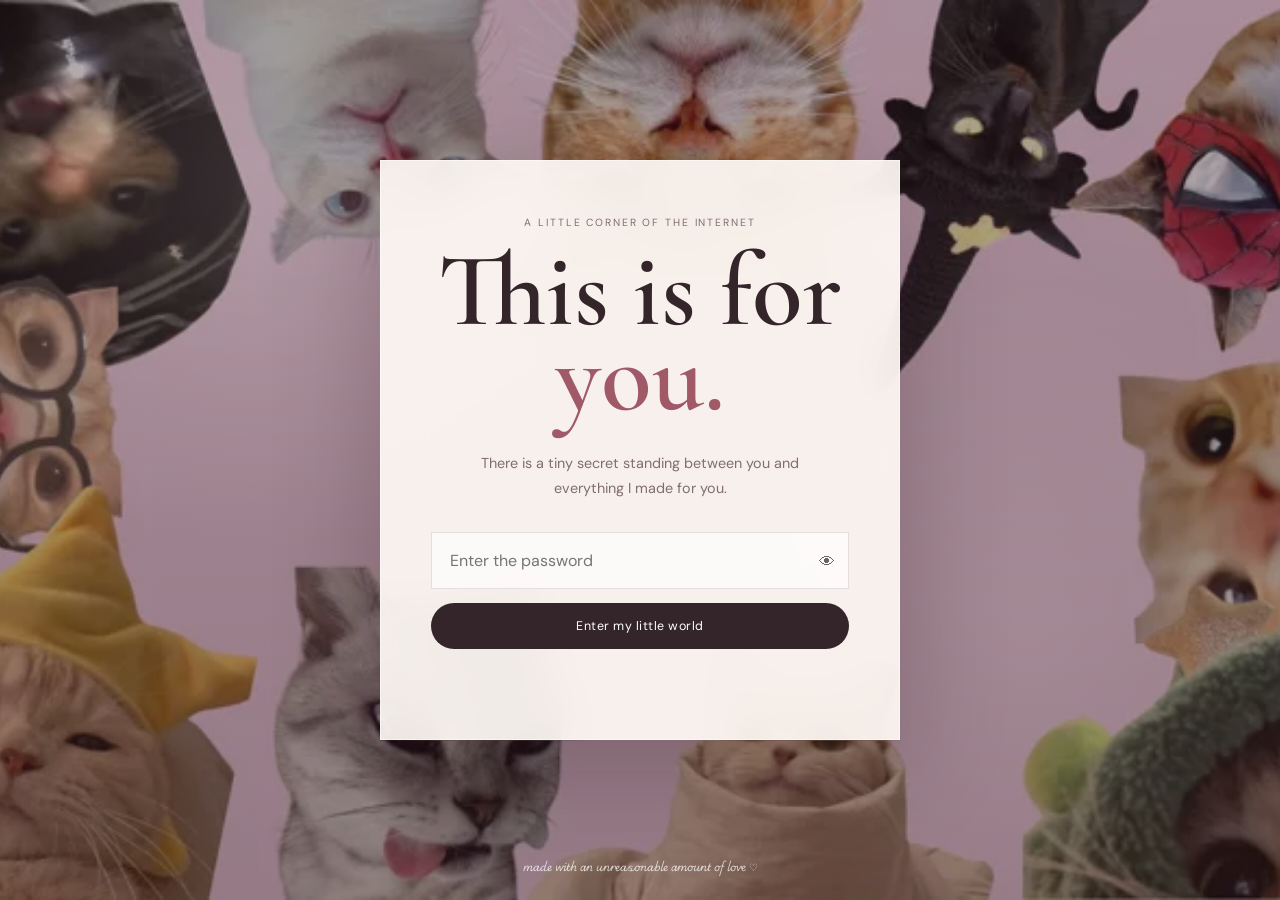
<file: index.html>
<!doctype html>
<html lang="en">
  <head>
    <meta charset="UTF-8" />

    <meta name="viewport" content="width=device-width, initial-scale=1.0" />

    <title>For My Shroom 💗</title>

    <link rel="stylesheet" href="style.css" />

    <!-- Google Fonts -->
    <link rel="preconnect" href="https://fonts.googleapis.com" />
    <link rel="preconnect" href="https://fonts.gstatic.com" crossorigin />

    <link
      href="https://fonts.googleapis.com/css2?family=Cormorant+Garamond:wght@400;500;600;700&family=DM+Sans:wght@400;500;600&family=Playwrite+AU+SA:wght@100..400&display=swap"
      rel="stylesheet"
    />
  </head>

  <body>
    <!-- =====================================================
         PASSWORD SCREEN
    ====================================================== -->

    <section id="login-screen" class="login-screen">
      <div class="login-overlay"></div>

      <div class="login-card">
        <p class="tiny-label">A little corner of the internet</p>

        <h1>
          This is for<br />
          <span>you.</span>
        </h1>

        <p class="login-message">
          There is a tiny secret standing between you and everything I made for
          you.
        </p>

        <div class="password-wrapper">
          <input
            type="password"
            id="password-input"
            placeholder="Enter the password"
            autocomplete="off"
          />

          <button id="toggle-password" type="button" aria-label="Show password">
            👁
          </button>
        </div>

        <button id="enter-button" class="primary-button" type="button">
          Enter my little world
        </button>

        <p id="login-status" class="login-status"></p>
      </div>

      <div class="login-corner">made with an unreasonable amount of love ♡</div>
    </section>

    <!-- =====================================================
         MAIN WEBSITE
    ====================================================== -->

    <main id="main-site" class="hidden">
      <!-- Decorative grain -->
      <div class="grain"></div>

      <!-- =================================================
             NAVIGATION
        ================================================== -->

      <header class="site-header">
        <a href="#hero" class="site-logo">
          <span>for</span>
          my shroom ♡
        </a>

        <nav class="desktop-nav">
          <a href="#together">Us</a>
          <a href="#self-love">Her</a>
          <a href="#reasons">Reasons</a>
          <a href="#memories">Memories</a>
          <a href="#poetry">Words</a>
          <a href="#letter">Letter</a>
        </nav>

        <button
          id="menu-button"
          class="menu-button"
          type="button"
          aria-label="Open menu"
        >
          <span></span>
          <span></span>
        </button>
      </header>

      <!-- MOBILE MENU -->

      <div id="mobile-menu" class="mobile-menu">
        <a href="#together">Us</a>
        <a href="#self-love">Her</a>
        <a href="#reasons">Reasons</a>
        <a href="#memories">Memories</a>
      </div>

      <!-- =================================================
             HERO
        ================================================== -->

      <section id="hero" class="hero section">
        <div class="hero-background"></div>

        <div class="hero-content">
          <p class="eyebrow reveal">01 / something I made for you</p>

          <h1 class="hero-title reveal">
            Happiest birthday
            <span>to my cutest human.</span>
          </h1>

          <p id="rotating-message" class="hero-subtitle reveal">
            You make everything softer.
          </p>

          <div class="hero-actions reveal">
            <a href="#together" class="primary-button"> Start here ♡ </a>

            <a href="#self-love" class="text-link"> or just scroll ↓ </a>
          </div>
        </div>

        <div class="hero-note">
          <span>scroll slowly</span>
          <span>there's a lot to see</span>
        </div>

        <div class="hero-number">01</div>
      </section>

      <!-- =================================================
             TOGETHER / TIMER
        ================================================== -->

      <section id="together" class="section together-section">
        <div class="section-number">02</div>

        <div class="section-heading">
          <p class="eyebrow">How long have we been us?</p>

          <h2>
            Apparently,
            <span>a very long time.</span>
          </h2>
        </div>

        <div class="timer-card">
          <div class="timer-intro">
            <p>Since the moment that started all this</p>

            <span id="relationship-date"> Loading our little history... </span>
          </div>

          <div class="timer-grid">
            <div class="timer-unit">
              <strong id="years">0</strong>
              <span>years</span>
            </div>

            <div class="timer-unit">
              <strong id="days">0</strong>
              <span>days</span>
            </div>

            <div class="timer-unit">
              <strong id="hours">0</strong>
              <span>hours</span>
            </div>

            <div class="timer-unit">
              <strong id="minutes">0</strong>
              <span>minutes</span>
            </div>
          </div>

          <p class="timer-footer">
            And somehow I still get excited when your name appears.
          </p>
        </div>
      </section>

      <!-- =================================================
             SELF LOVE
        ================================================== -->

      <section id="self-love" class="section self-love-section">
        <div class="section-number">03</div>

        <div class="section-heading centered">
          <p class="eyebrow">A small archive of you</p>

          <h2>
            You,
            <span>being you.</span>
          </h2>

          <p class="section-description">
            You always look beautiful but these always hit different.
          </p>
        </div>

        <div class="polaroid-scene">
          <!-- POLAROID 1 -->
          <article class="polaroid polaroid-one">
            <div class="photo-placeholder">
              <img
                src="Her/Pretty_without_trying.jpg"
                alt="Pretty without trying"
              />
            </div>

            <div class="polaroid-caption">pretty without trying.</div>
          </article>

          <!-- POLAROID 2 -->
          <article class="polaroid polaroid-two">
            <div class="photo-placeholder">
              <img src="Her/My_fav_face.jpg" alt="Best face" />
            </div>

            <div class="polaroid-caption">my favourite face.</div>
          </article>

          <!-- POLAROID 3 -->
          <article class="polaroid polaroid-three">
            <div class="photo-placeholder">
              <img src="Her/Unfairly_adorable.jpg" alt="Unfairly adorable" />
            </div>

            <div class="polaroid-caption">unfairly adorable.</div>
          </article>

          <!-- POLAROID 4 -->
          <article class="polaroid polaroid-four">
            <div class="photo-placeholder">
              <img
                src="Her/Keep_this_one_forever.jpg"
                alt="Keep this one forever"
              />
            </div>

            <div class="polaroid-caption">keep this one forever.</div>
          </article>
        </div>
        <!-- POLAROID 5 -->
          <article class="polaroid polaroid-five">
            <div class="photo-placeholder">
              <img
                src="Her/I_can_keep_looking.jpg" 
                alt="I can keep looking"
              />
            </div>

            <div class="polaroid-caption">I can keep looking.</div>
          </article>
        </div>

        <div class="scroll-note">
          <span>↑</span>
          more of her
        </div>
      </section>

      <!-- =================================================
             100 REASONS
        ================================================== -->

      <section id="reasons" class="section reasons-section">
        <div class="section-number">04</div>

        <div class="reasons-layout">
          <div class="section-heading">
            <p class="eyebrow">An unnecessarily long list</p>

            <h2>
              100 reasons
              <span>why I love you. (click the dice)</span>
            </h2>

            <p class="section-description">
              One hundred is honestly not enough, but humans apparently enjoy
              round numbers.
            </p>
          </div>

          <div class="reasons-box">
            <div class="reason-number">001</div>

            <p id="reason-text" class="reason-text">
              The way you make ordinary days feel less ordinary.
            </p>

            <button
              id="next-reason"
              class="dice-button"
              type="button"
              aria-label="Roll the dice for a reason"
            >
              <span class="dice-scene">
                <span class="dice">
                  <span class="dice-face face-1"></span>
                  <span class="dice-face face-2"></span>
                  <span class="dice-face face-3"></span>
                  <span class="dice-face face-4"></span>
                  <span class="dice-face face-5"></span>
                  <span class="dice-face face-6"></span>
                </span>
              </span>
            </button>
          </div>
        </div>
      </section>

      <!-- =================================================
             MEMORIES
        ================================================== -->

      <section id="memories" class="section memories-section">
        <div class="section-number">05</div>

        <div class="section-heading centered">
          <p class="eyebrow">Things worth keeping</p>

          <h2>
            Moments that
            <span>stayed.</span>
          </h2>
        </div>

        <div class="memory-line">
          <article class="memory-item">
            <span class="memory-date">THE BEGINNING</span>
            <div class="memory-dot"></div>

            <div class="memory-card">
              <div class="memory-image">
                <img src="Timeline/First_Text_ever_5_jan.png" alt="Our first text" />
              </div>
              <h3>Our first text.</h3>
              <p>The tiny beginning that somehow became something this big.</p>
            </div>
          </article>

          <article class="memory-item">
            <span class="memory-date">SOMEWHERE ALONG THE WAY</span>
            <div class="memory-dot"></div>

            <div class="memory-card">
              <div class="memory-image">
                <img src="Timeline/Is_she_flirting_chat.png" alt="Is she flirting chat?" />
              </div>
              <h3>Is she flirting chat?</h3>
              <p>I am still blushing.</p>
            </div>
          </article>

          <article class="memory-item">
            <span class="memory-date">AND THEN</span>
            <div class="memory-dot"></div>

            <div class="memory-card">
              <div class="memory-image">
                <img src="Timeline/Is she drunk gng.png" alt="Is she drunk gng?" />
              </div>
              <h3>Is she drunk gng?</h3>
              <p>Ye pakka nashe kiye the isne.</p>
            </div>
          </article>
          <article class="memory-item">
            <span class="memory-date">DATE OR LITTLE LABEL</span>
            <div class="memory-dot"></div>

            <div class="memory-card">
              <div class="memory-image">
                <img src="Timeline/Playlist together 25 Mar.png" alt="Memory" />
              </div>
              <h3>The Playlist</h3>
              <p>All the songs were for you</p>
            </div>
          </article>
          <article class="memory-item">
            <span class="memory-date">DATE OR LITTLE LABEL</span>
            <div class="memory-dot"></div>

            <div class="memory-card">
              <div class="memory-image">
                <img src="Timeline/Made it Official 2 Apr.png" alt="Memory" />
              </div>
              <h3>Exclusively yours baby</h3>
              <p>I hope I am always yours</p>
            </div>
          </article>
        </div>
      </section>

      <!-- =================================================
             POETRY
        ================================================== -->

      <!--
      <section id="poetry" class="section poetry-section">
        <div class="section-number">06</div>

        <div class="poetry-container">
          <p class="eyebrow">Things I don't know how to say normally</p>

          <div class="poetry-paper">
            <span class="paper-small">handwritten / probably overthinking</span>

            <h2>
              TITLE LINE 1
              <span>TITLE LINE 2.</span>
            </h2>

            <p>First paragraph of the poem...</p>
            <p>Next paragraph...</p>

            <span class="paper-signature"> — me, unfortunately in love </span>
          </div>
        </div>
      </section>
      -->

      

      <!-- =================================================
             FINAL
        ================================================== -->

      <section id="final" class="section final-section">
        <div class="final-content">
          <p class="eyebrow">06 / one last thing</p>

          <h2>I really love you.</h2>

          <p class="final-line">and yea...</p>

          <h3>
            you can call me
            <span>lover boy.</span>
          </h3>

          <div class="final-heart">
            ♡
            <a href="lyrics.html" class="primary-button lyrics-page-button">
              Songs that remind me of you ♫
            </a>
          </div>
        </div>
      </section>

      <!-- =================================================
             MUSIC WIDGET
        ================================================== -->

      <div class="music-widget">
        <span class="music-dot"></span>

        <div>
          <small>NOW PLAYING</small>
          <strong id="music-title"> Tejano Blue - Cigarettes After Sex </strong>
        </div>

        <button id="music-toggle" type="button" aria-label="Toggle music">
          ♫
        </button>
      </div>

      <!-- MUSIC -->
      <!-- Replace the src later with your actual music file -->

      <audio
        id="background-music"
        src="Music 1/Tejano.mp3"
        loop
        preload="auto"
      ></audio>
    </main>

    <script src="script.js"></script>
  </body>
</html>
</file>
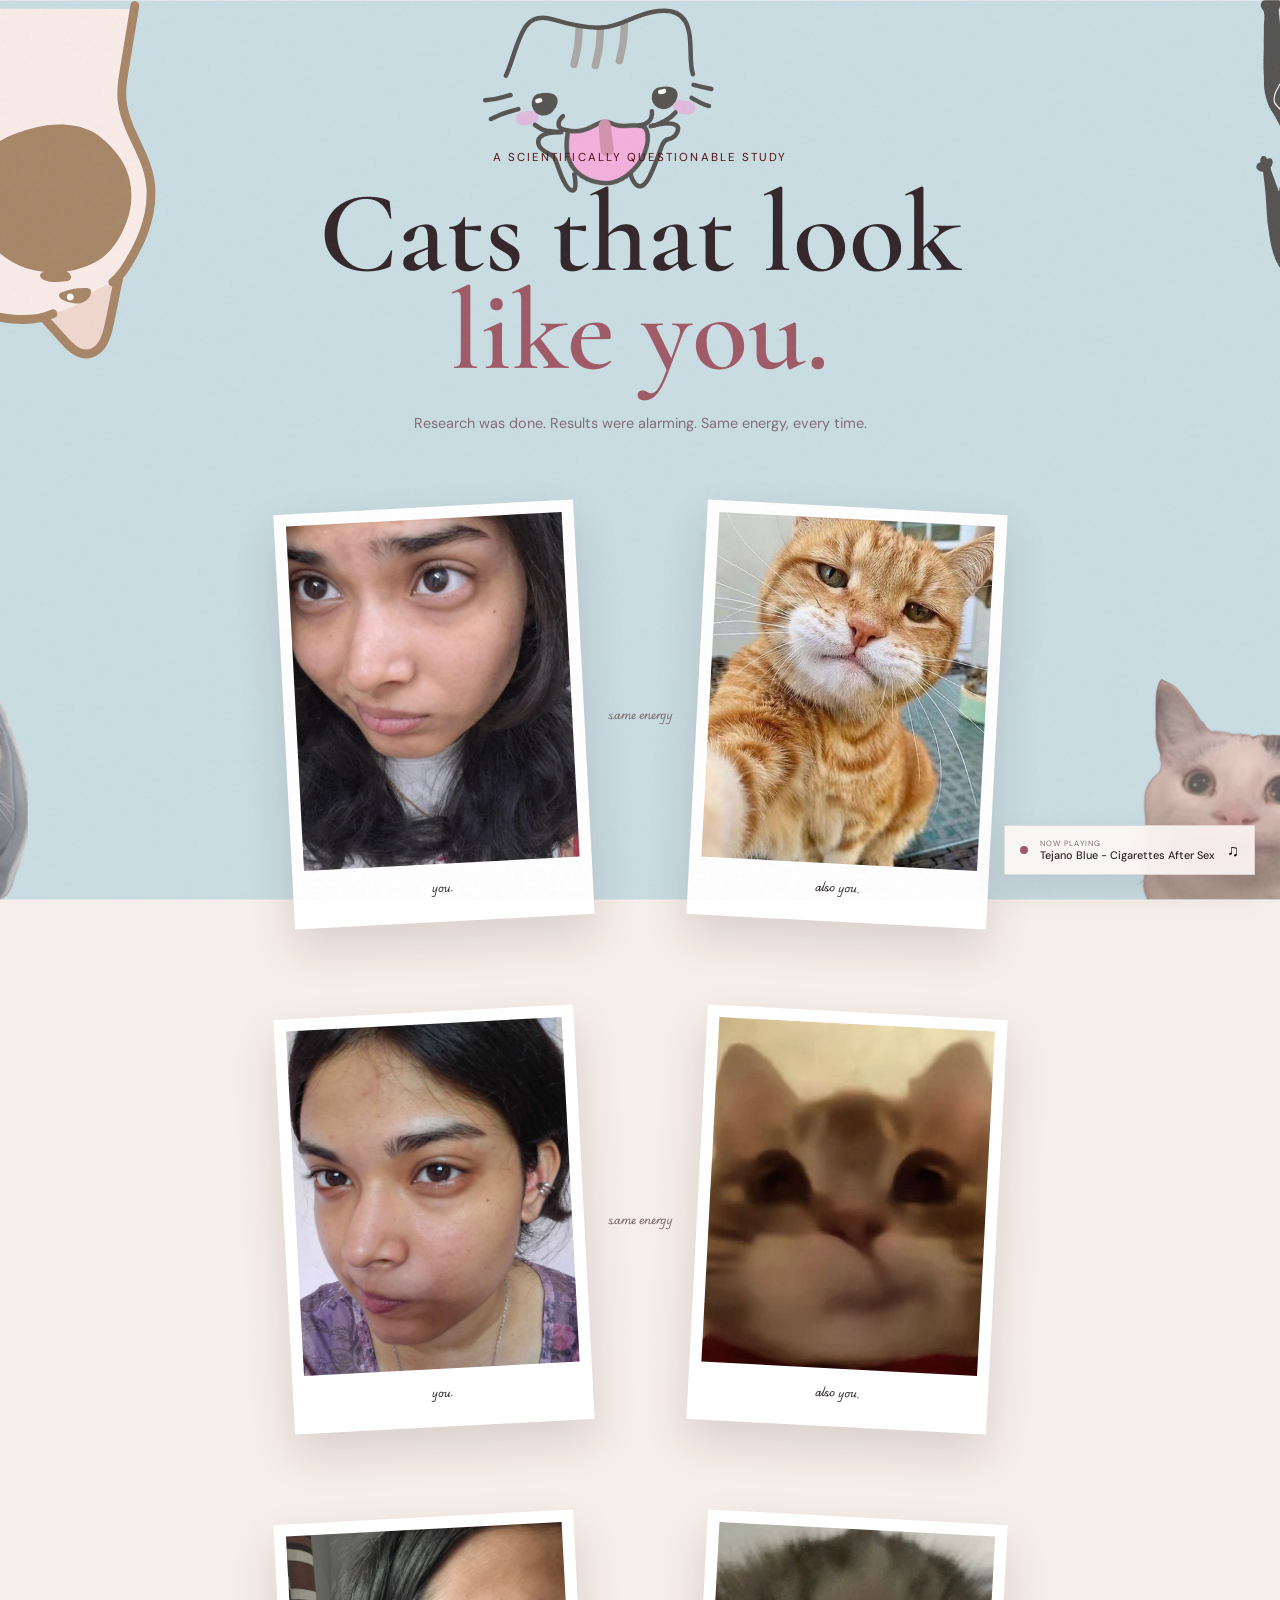
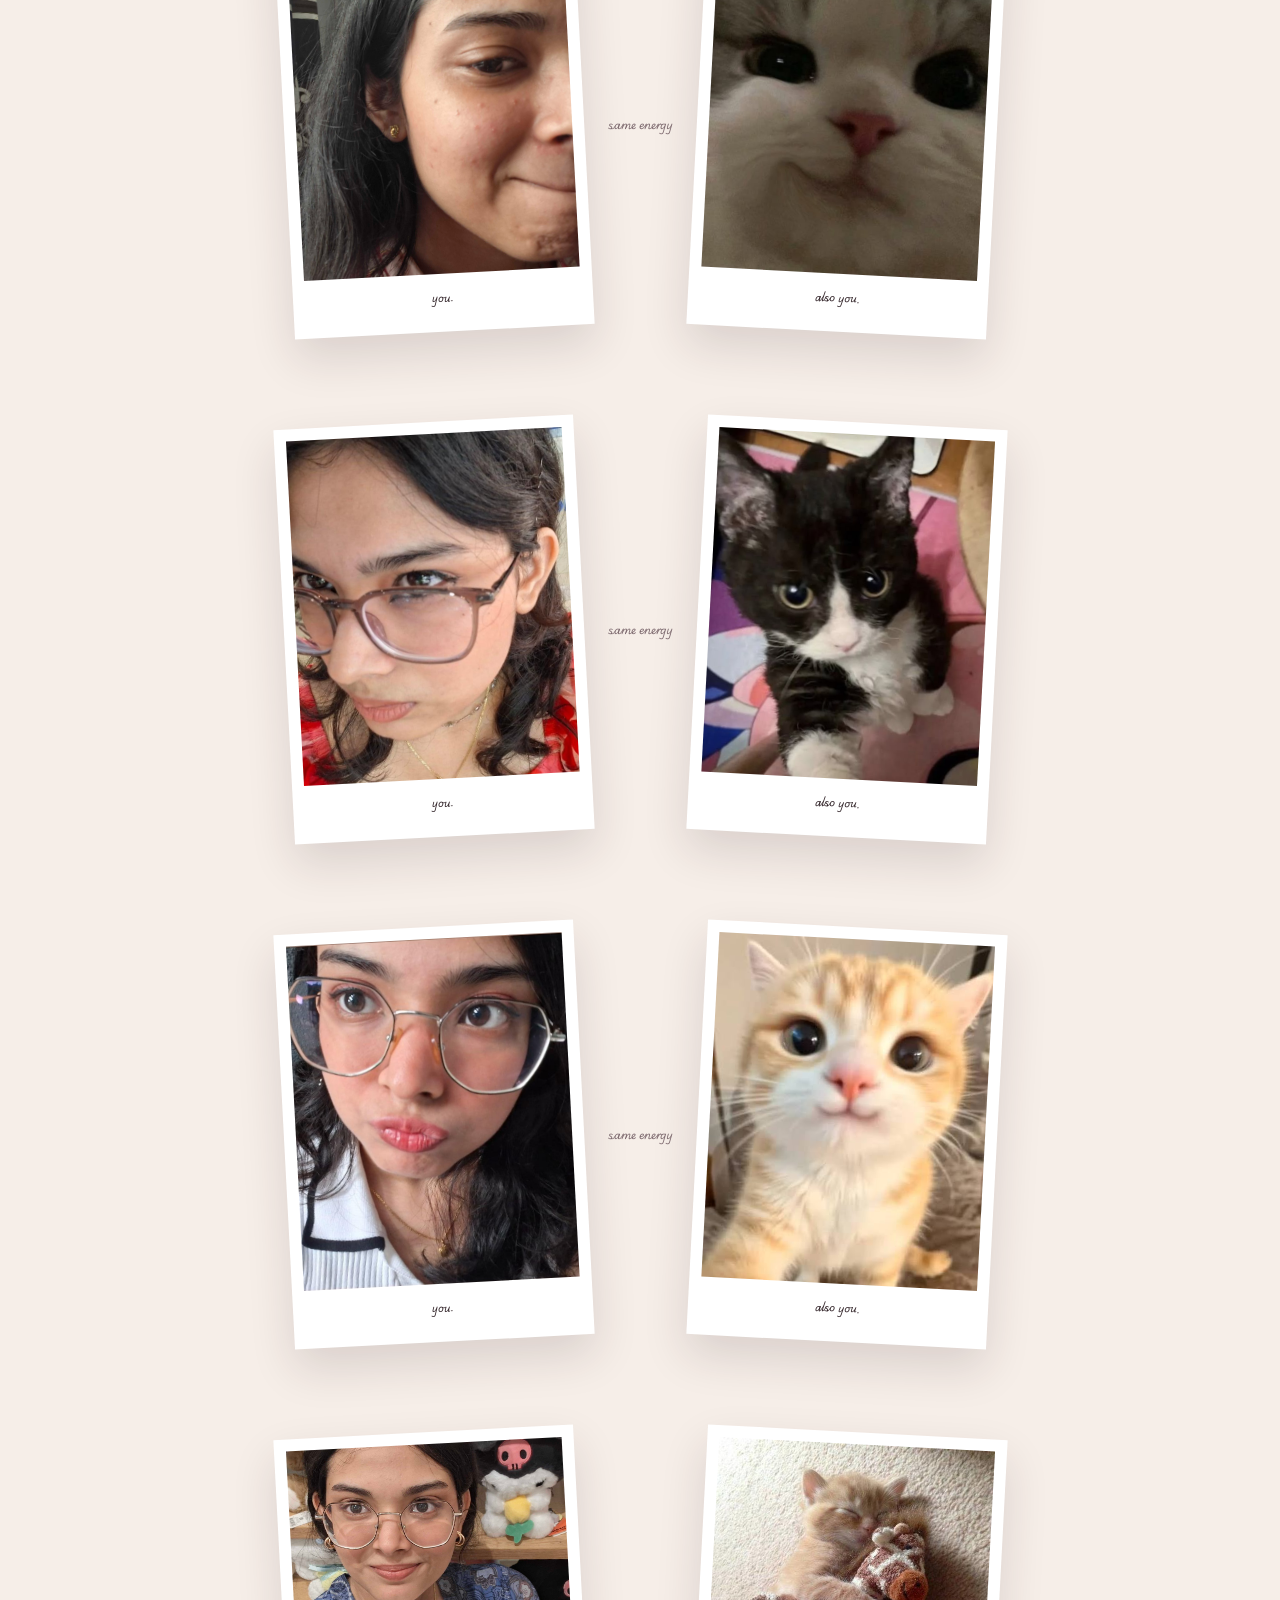
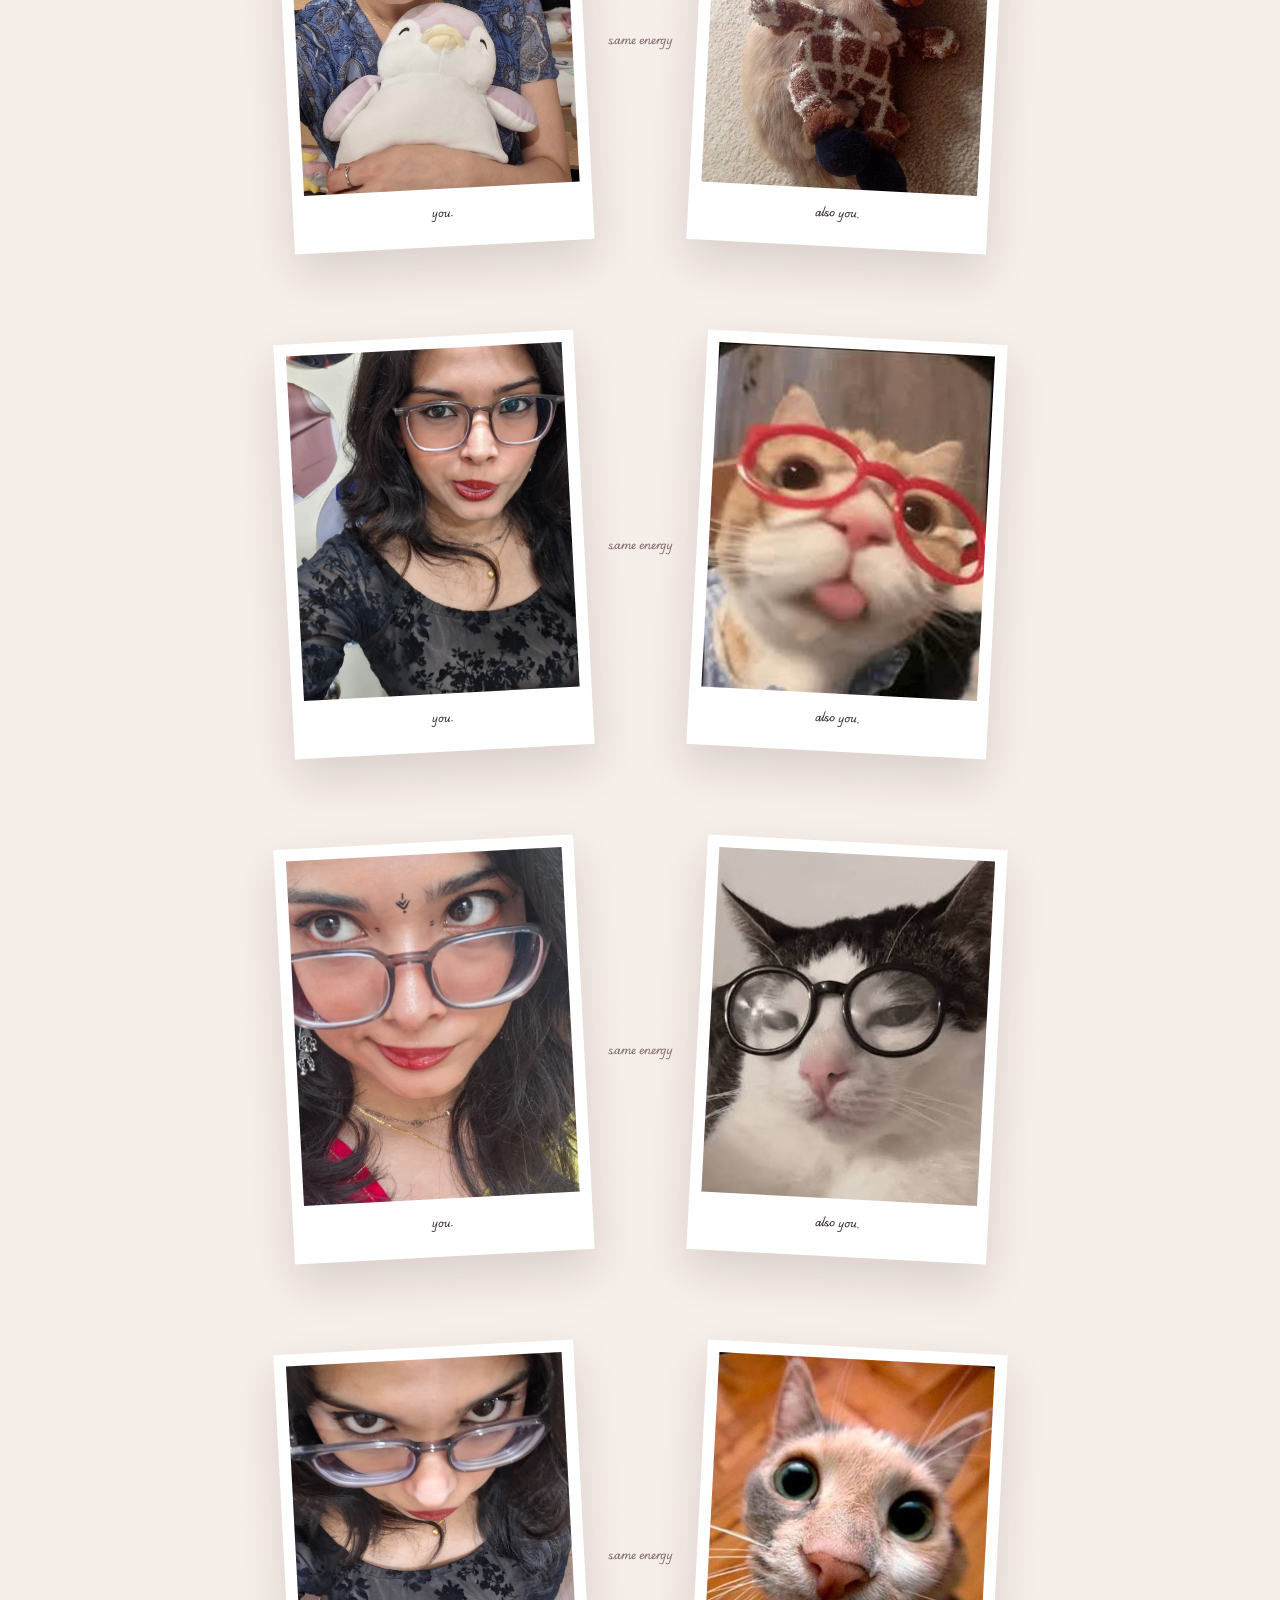
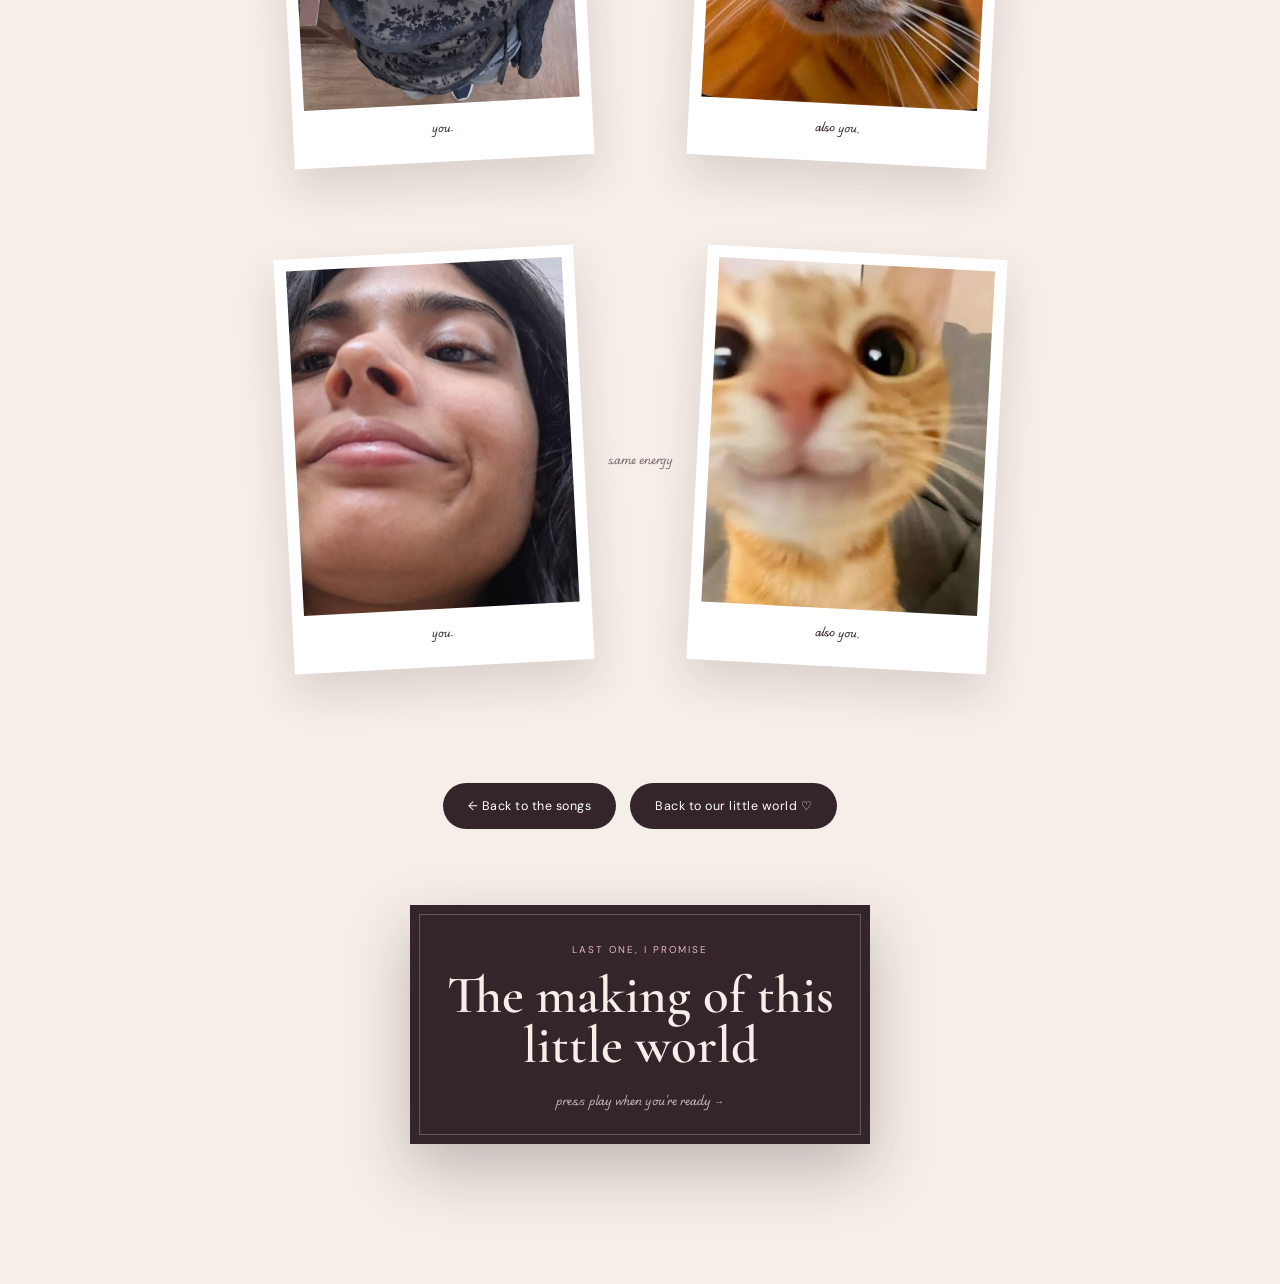
<file: catpairs.html>
<!doctype html>
<html lang="en">
  <head>
    <meta charset="UTF-8" />
    <meta name="viewport" content="width=device-width, initial-scale=1.0" />
    <title>Cats That Look Like You ♡</title>

    <link rel="stylesheet" href="style.css" />
    <link rel="stylesheet" href="cats.css" />

    <link rel="preconnect" href="https://fonts.googleapis.com" />
    <link rel="preconnect" href="https://fonts.gstatic.com" crossorigin />
    <link
      href="https://fonts.googleapis.com/css2?family=Cormorant+Garamond:wght@400;500;600;700&family=DM+Sans:wght@400;500;600&family=Playwrite+AU+SA:wght@100..400&display=swap"
      rel="stylesheet"
    />
  </head>

  <body class="cats-page">
    <div class="grain"></div>

    <main>
      <section class="cats-intro">
        <p class="eyebrow">a scientifically questionable study</p>
        <h1>Cats that look <span>like you.</span></h1>
        <p class="cats-intro-text">
          Research was done. Results were alarming. Same energy, every time.
        </p>
      </section>

      <section class="pair-list">
        <!-- PAIR 1 (copy this whole block for every extra pair) -->
        <div class="pair">
          <article class="polaroid">
            <img
              src="Cat images with her/Her_1.jpg"
              alt="Her"
              style="object-position: center top"
            />
            <div class="polaroid-caption">you.</div>
          </article>

          <span class="pair-link">same energy</span>

          <article class="polaroid">
            <img
              src="Cat images with her/Cat_1.jpg"
              alt="Cat that looks like her"
              style="object-position: center top"
            />
            <div class="polaroid-caption">also you.</div>
          </article>
        </div>
        <div class="pair">
          <article class="polaroid">
            <img
              src="Cat images with her/Her_2.jpg"
              alt="Her"
              style="object-position: center top"
            />
            <div class="polaroid-caption">you.</div>
          </article>

          <span class="pair-link">same energy</span>

          <article class="polaroid">
            <img
              src="Cat images with her/Cat_2.jpg"
              alt="Cat that looks like her"
              style="object-position: center top"
            />
            <div class="polaroid-caption">also you.</div>
          </article>
        </div>
        <div class="pair">
          <article class="polaroid">
            <img
              src="Cat images with her/Her_3.jpg"
              alt="Her"
              style="object-position: center top"
            />
            <div class="polaroid-caption">you.</div>
          </article>

          <span class="pair-link">same energy</span>

          <article class="polaroid">
            <img
              src="Cat images with her/Cat_3.jpg"
              alt="Cat that looks like her"
              style="object-position: center top"
            />
            <div class="polaroid-caption">also you.</div>
          </article>
        </div>
        <div class="pair">
          <article class="polaroid">
            <img
              src="Cat images with her/Her_4.jpg"
              alt="Her"
              style="object-position: center top"
            />
            <div class="polaroid-caption">you.</div>
          </article>

          <span class="pair-link">same energy</span>

          <article class="polaroid">
            <img
              src="Cat images with her/Cat_4.jpg"
              alt="Cat that looks like her"
              style="object-position: center top"
            />
            <div class="polaroid-caption">also you.</div>
          </article>
        </div>
        <div class="pair">
          <article class="polaroid">
            <img
              src="Cat images with her/Her_5.jpg"
              alt="Her"
              style="object-position: center top"
            />
            <div class="polaroid-caption">you.</div>
          </article>

          <span class="pair-link">same energy</span>

          <article class="polaroid">
            <img
              src="Cat images with her/Cat_5.jpg"
              alt="Cat that looks like her"
              style="object-position: center top"
            />
            <div class="polaroid-caption">also you.</div>
          </article>
        </div>
        <div class="pair">
          <article class="polaroid">
            <img
              src="Cat images with her/Her_6.jpg"
              alt="Her"
              style="object-position: center top"
            />
            <div class="polaroid-caption">you.</div>
          </article>

          <span class="pair-link">same energy</span>

          <article class="polaroid">
            <img
              src="Cat images with her/Cat_6.jpg"
              alt="Cat that looks like her"
              style="object-position: center top"
            />
            <div class="polaroid-caption">also you.</div>
          </article>
        </div>
        <div class="pair">
          <article class="polaroid">
            <img
              src="Cat images with her/Her_7.jpg"
              alt="Her"
              style="object-position: center top"
            />
            <div class="polaroid-caption">you.</div>
          </article>

          <span class="pair-link">same energy</span>

          <article class="polaroid">
            <img
              src="Cat images with her/Cat_7.jpg"
              alt="Cat that looks like her"
              style="object-position: center top"
            />
            <div class="polaroid-caption">also you.</div>
          </article>
        </div>
        <div class="pair">
          <article class="polaroid">
            <img
              src="Cat images with her/Her_8.jpg"
              alt="Her"
              style="object-position: center top"
            />
            <div class="polaroid-caption">you.</div>
          </article>

          <span class="pair-link">same energy</span>

          <article class="polaroid">
            <img
              src="Cat images with her/Cat_8.jpg"
              alt="Cat that looks like her"
              style="object-position: center top"
            />
            <div class="polaroid-caption">also you.</div>
          </article>
        </div>
        <div class="pair">
          <article class="polaroid">
            <img
              src="Cat images with her/Her_9.jpg"
              alt="Her"
              style="object-position: center top"
            />
            <div class="polaroid-caption">you.</div>
          </article>

          <span class="pair-link">same energy</span>

          <article class="polaroid">
            <img
              src="Cat images with her/Cat_9.jpg"
              alt="Cat that looks like her"
              style="object-position: center top"
            />
            <div class="polaroid-caption">also you.</div>
          </article>
        </div>
        <div class="pair">
          <article class="polaroid">
            <img
              src="Cat images with her/Her_10.jpg"
              alt="Her"
              style="object-position: center top"
            />
            <div class="polaroid-caption">you.</div>
          </article>

          <span class="pair-link">same energy</span>

          <article class="polaroid">
            <img
              src="Cat images with her/Cat_10.jpg"
              alt="Cat that looks like her"
              style="object-position: center top"
            />
            <div class="polaroid-caption">also you.</div>
          </article>
        </div>
      </section>

      <section class="cats-ending">
        <a href="lyrics.html" class="primary-button">← Back to the songs</a>
        <a href="index.html" class="primary-button"
          >Back to our little world ♡</a
        >

        <a href="documentary.html" class="cats-teaser">
          <span class="cats-teaser-eyebrow">last one, I promise</span>

          <span class="cats-teaser-title">The making of this little world</span>

          <span class="cats-teaser-sub">
            press play when you're ready
            <span class="cats-teaser-arrow">→</span>
          </span>
        </a>
      </section>
    </main>

    <div class="music-widget">
      <span class="music-dot"></span>

      <div>
        <small>NOW PLAYING</small>
        <strong>Tejano Blue - Cigarettes After Sex</strong>
      </div>

      <button id="music-toggle" type="button" aria-label="Toggle music">
        ♫
      </button>
    </div>

    <audio
      id="background-music"
      src="Music 1/Tejano.mp3"
      loop
      preload="auto"
    ></audio>

    <script src="music.js"></script>
  </body>
</html>
</file>
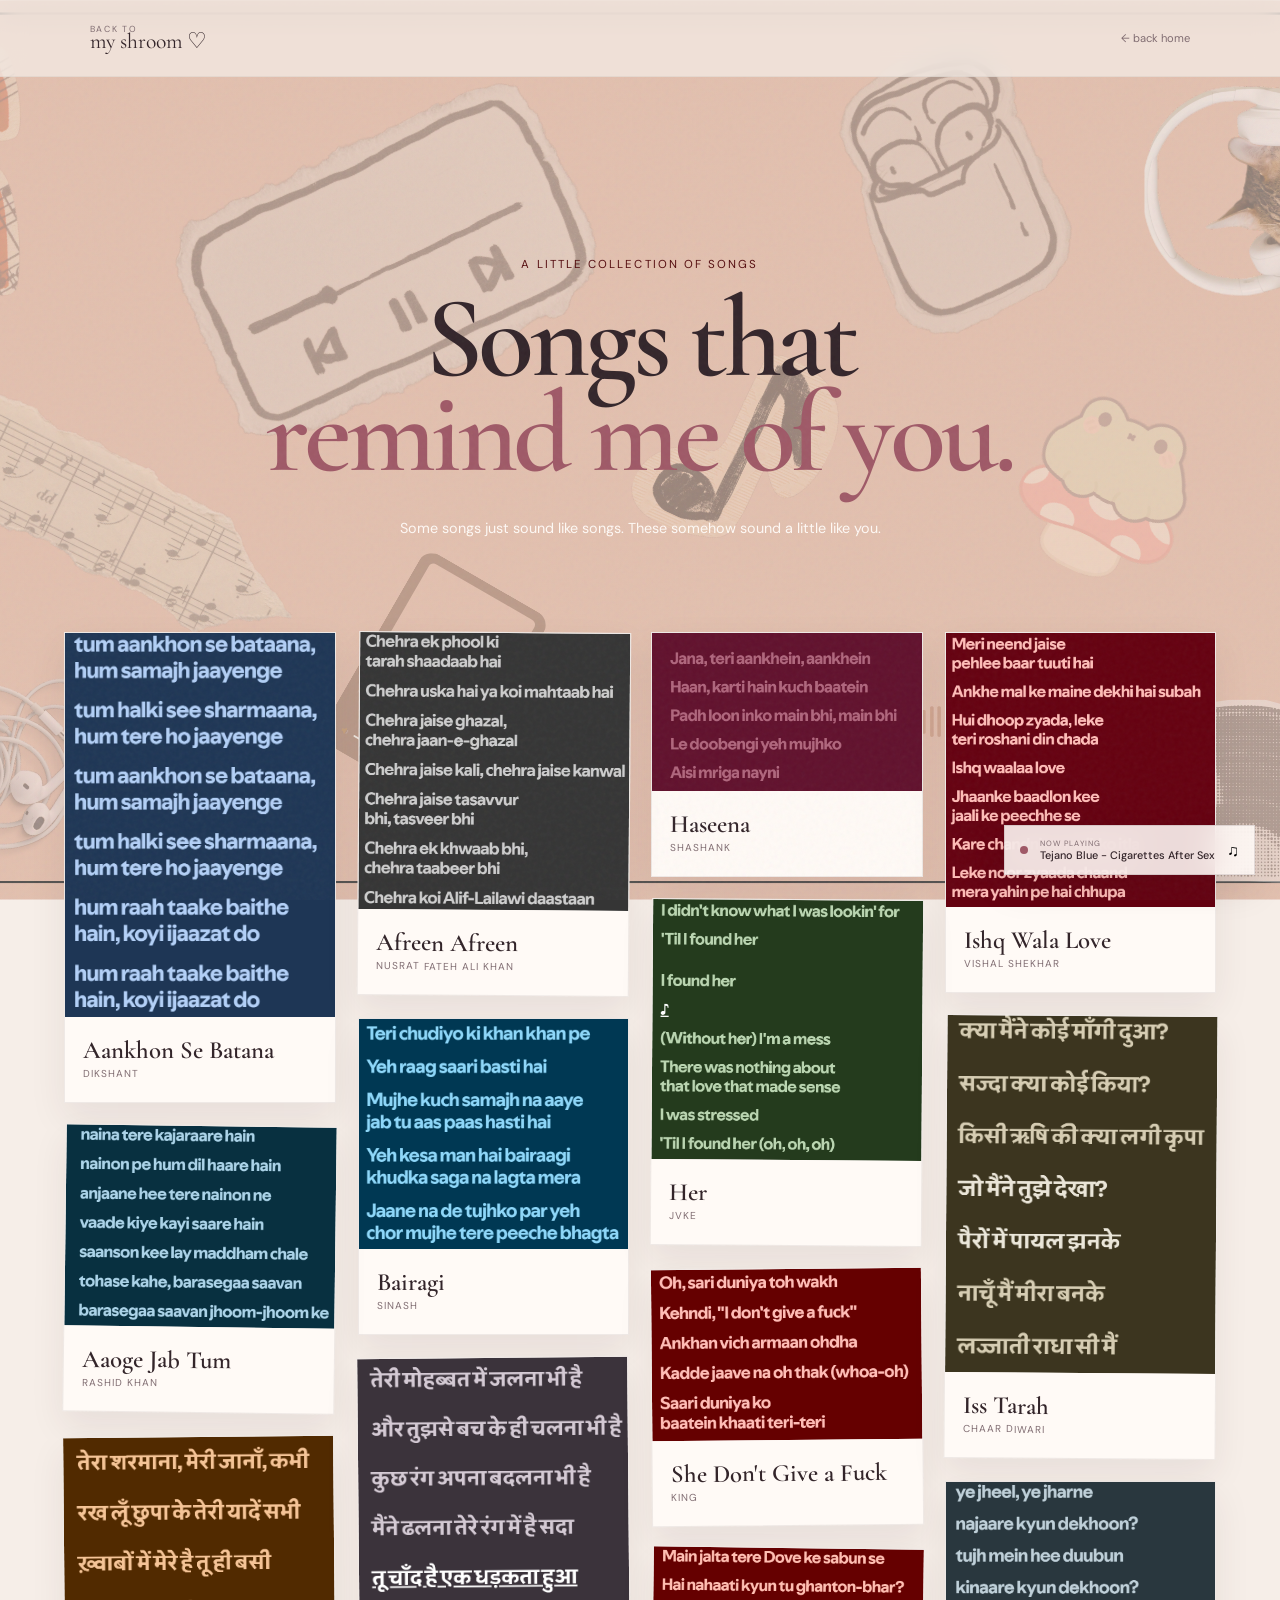
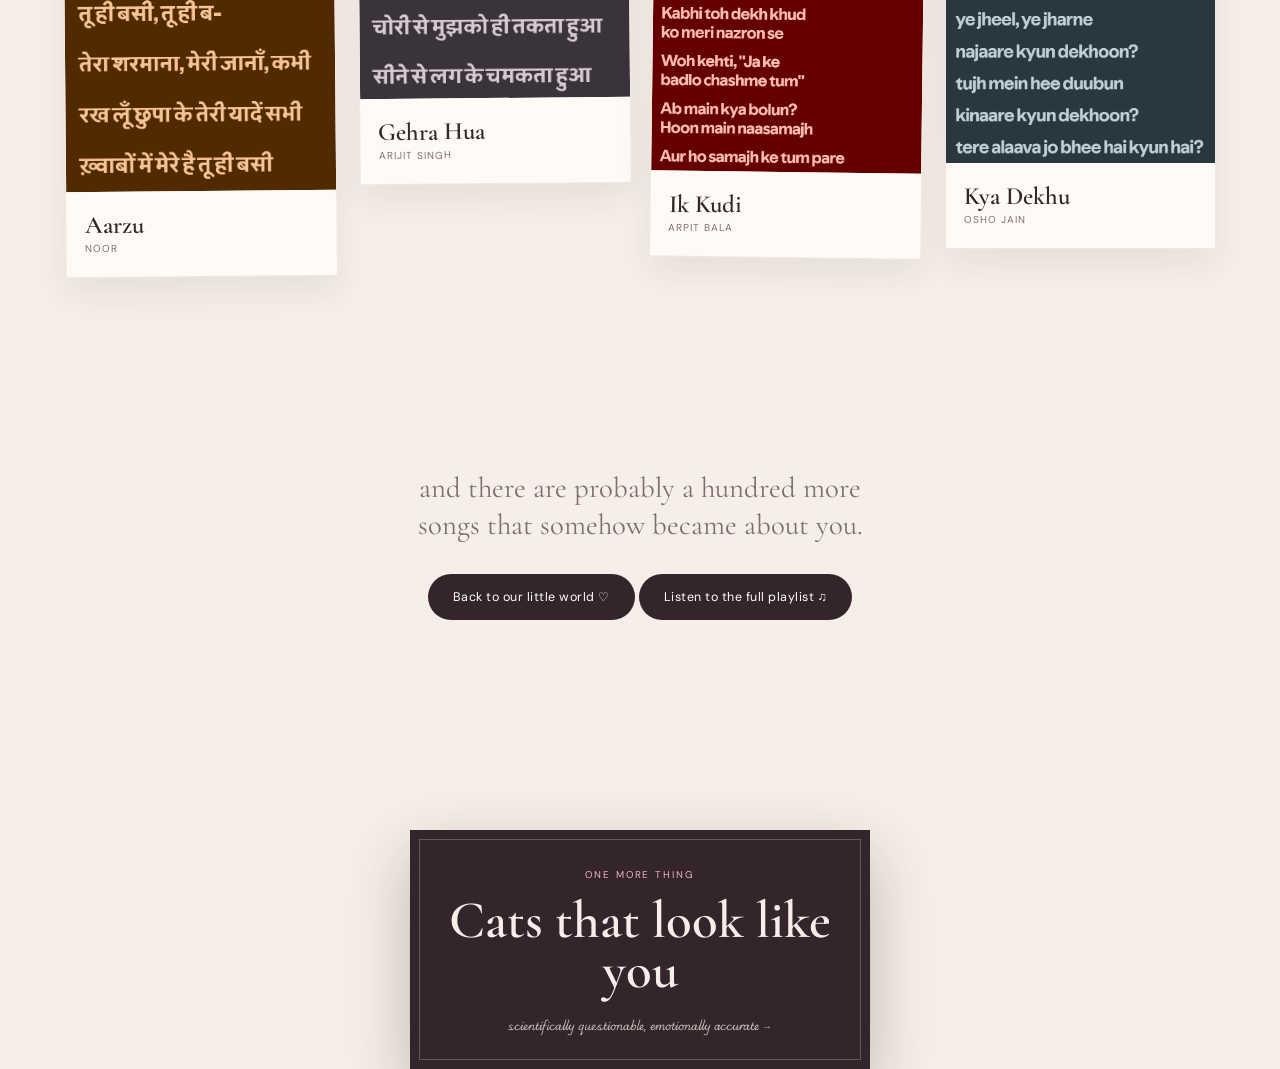
<file: lyrics.html>
<!doctype html>
<html lang="en">
  <head>
    <meta charset="UTF-8" />

    <meta name="viewport" content="width=device-width, initial-scale=1.0" />

    <title>Songs That Remind Me of You ♡</title>

    <link rel="stylesheet" href="style.css" />
    <link rel="stylesheet" href="lyrics.css" />

    <link rel="preconnect" href="https://fonts.googleapis.com" />
    <link rel="preconnect" href="https://fonts.gstatic.com" crossorigin />

    <link
      href="https://fonts.googleapis.com/css2?family=Cormorant+Garamond:wght@400;500;600;700&family=DM+Sans:wght@400;500;600&family=Playwrite+AU+SA:wght@100..400&display=swap"
      rel="stylesheet"
    />
  </head>

  <body class="lyrics-page">
    <div class="grain"></div>

    <!-- NAV -->
    <header class="site-header">
      <a href="index.html" class="site-logo">
        <span>back to</span>
        my shroom ♡
      </a>

      <a href="index.html" class="back-link"> ← back home </a>
    </header>

    <!-- PAGE INTRO -->

    <main>
      <section class="lyrics-intro">
        <p class="eyebrow">a little collection of songs</p>

        <h1>
          Songs that
          <span>remind me of you.</span>
        </h1>

        <p class="lyrics-intro-text">
          Some songs just sound like songs. These somehow sound a little like
          you.
        </p>
      </section>

      <!-- PINTEREST STYLE GRID -->

      <section class="lyrics-grid">
        <!-- SONG 1 -->

        <article class="song-card">
          <a
            href="https://open.spotify.com/track/1ZiReD9pPTttQWwSoYqdyH?si=8ecc840222e84236"
            target="_blank"
            rel="noopener noreferrer"
            class="song-image-link"
          >
            <img
              src="Lyrics jpg/Aankhon-se-batana.png"
              alt="Lyrics screenshot"
            />

            <div class="spotify-overlay">
              <span>♫</span>
              Listen on Spotify
            </div>
          </a>

          <div class="song-info">
            <p class="song-title">Aankhon Se Batana</p>

            <p class="song-artist">Dikshant</p>
          </div>
        </article>

        <!-- SONG 2 -->

        <article class="song-card">
          <a
            href="https://open.spotify.com/track/3fWMFwaJil8fD14JCgwbcL?si=845297c4b25e4943"
            target="_blank"
            rel="noopener noreferrer"
            class="song-image-link"
          >
            <img src="Lyrics jpg/Aaoge-jab-Tum.png" alt="Lyrics screenshot" />

            <div class="spotify-overlay">
              <span>♫</span>
              Listen on Spotify
            </div>
          </a>

          <div class="song-info">
            <p class="song-title">Aaoge Jab Tum</p>

            <p class="song-artist">Rashid khan</p>
          </div>
        </article>

        <!-- SONG 3 -->

        <article class="song-card">
          <a
            href="https://open.spotify.com/track/1GnZH0wek1fkGCQnUsK6D0?si=e99035e7b53b482e"
            target="_blank"
            rel="noopener noreferrer"
            class="song-image-link"
          >
            <img src="Lyrics jpg/Aarzu.png" alt="Lyrics screenshot" />

            <div class="spotify-overlay">
              <span>♫</span>
              Listen on Spotify
            </div>
          </a>

          <div class="song-info">
            <p class="song-title">Aarzu</p>

            <p class="song-artist">Noor</p>
          </div>
        </article>
        <!-- Song 4 -->

        <article class="song-card">
          <a
            href="https://open.spotify.com/playlist/5FNf1peynR8PqxyeaFZn5p?si=ded89de572b3437e"
            target="_blank"
            rel="noopener noreferrer"
            class="song-image-link"
          >
            <img src="Lyrics jpg/Afreen-Afreen.png" alt="Lyrics screenshot" />

            <div class="spotify-overlay">
              <span>♫</span>
              Listen on Spotify
            </div>
          </a>

          <div class="song-info">
            <p class="song-title">Afreen Afreen</p>

            <p class="song-artist">Nusrat Fateh Ali Khan</p>
          </div>
        </article>
        <!-- Song 5 -->
        <article class="song-card">
          <a
            href="https://open.spotify.com/track/57zCxL1K0LeFo0q2g7vMCM?si=62f2c197d26b4fcf"
            target="_blank"
            rel="noopener noreferrer"
            class="song-image-link"
          >
            <img src="Lyrics jpg/Bairagi.png" alt="Lyrics screenshot" />

            <div class="spotify-overlay">
              <span>♫</span>
              Listen on Spotify
            </div>
          </a>

          <div class="song-info">
            <p class="song-title">Bairagi</p>

            <p class="song-artist">Sinash</p>
          </div>
        </article>
        <!-- Song 6 -->
        <article class="song-card">
          <a
            href="https://open.spotify.com/track/0Y6YW1552df031DjV8qBHv?si=20c462069cad443f"
            target="_blank"
            rel="noopener noreferrer"
            class="song-image-link"
          >
            <img src="Lyrics jpg/Gehra-hua.png" alt="Lyrics screenshot" />

            <div class="spotify-overlay">
              <span>♫</span>
              Listen on Spotify
            </div>
          </a>

          <div class="song-info">
            <p class="song-title">Gehra Hua</p>

            <p class="song-artist">Arijit Singh</p>
          </div>
        </article>
        <!-- Song 7 -->
        <article class="song-card">
          <a
            href="https://open.spotify.com/track/1vTeC0Z34lBECwjbJi9JOk?si=845c0dd540c3441f"
            target="_blank"
            rel="noopener noreferrer"
            class="song-image-link"
          >
            <img src="Lyrics jpg/Haseena.png" alt="Lyrics screenshot" />

            <div class="spotify-overlay">
              <span>♫</span>
              Listen on Spotify
            </div>
          </a>

          <div class="song-info">
            <p class="song-title">Haseena</p>

            <p class="song-artist">Shashank</p>
          </div>
        </article>
        <!-- Song 8 -->
        <article class="song-card">
          <a
            href="https://open.spotify.com/track/6G9YlbU3ByPJQvOFDRdwyM?si=614e0d0e26a94f49"
            target="_blank"
            rel="noopener noreferrer"
            class="song-image-link"
          >
            <img src="Lyrics jpg/her.png" alt="Lyrics screenshot" />

            <div class="spotify-overlay">
              <span>♫</span>
              Listen on Spotify
            </div>
          </a>

          <div class="song-info">
            <p class="song-title">Her</p>

            <p class="song-artist">Jvke</p>
          </div>
        </article>
        <!-- Song 9 -->
        <article class="song-card">
          <a
            href="https://open.spotify.com/track/7JPm2b4cGzGnxvo5hsLjGu?si=396083cf429b4b09"
            target="_blank"
            rel="noopener noreferrer"
            class="song-image-link"
          >
            <img
              src="Lyrics jpg/She-dont-give-a-fuck.png"
              alt="Lyrics screenshot"
            />

            <div class="spotify-overlay">
              <span>♫</span>
              Listen on Spotify
            </div>
          </a>

          <div class="song-info">
            <p class="song-title">She Don't Give a Fuck</p>

            <p class="song-artist">King</p>
          </div>
        </article>
        <!-- Song 10 -->
        <article class="song-card">
          <a
            href="https://open.spotify.com/track/0sYaepGtF2dw1EFO8oRaG3?si=90f4abff8a3544d2"
            target="_blank"
            rel="noopener noreferrer"
            class="song-image-link"
          >
            <img src="Lyrics jpg/Ik-kudi.png" alt="Lyrics screenshot" />

            <div class="spotify-overlay">
              <span>♫</span>
              Listen on Spotify
            </div>
          </a>

          <div class="song-info">
            <p class="song-title">Ik Kudi</p>

            <p class="song-artist">Arpit Bala</p>
          </div>
        </article>
        <!-- Song 11 -->
        <article class="song-card">
          <a
            href="https://open.spotify.com/track/1hQia6rxgfM1ly2hE3StWp?si=bc64325a7b71452f"
            target="_blank"
            rel="noopener noreferrer"
            class="song-image-link"
          >
            <img src="Lyrics jpg/Ishq-wala-love.png" alt="Lyrics screenshot" />

            <div class="spotify-overlay">
              <span>♫</span>
              Listen on Spotify
            </div>
          </a>

          <div class="song-info">
            <p class="song-title">Ishq Wala Love</p>

            <p class="song-artist">Vishal Shekhar</p>
          </div>
        </article>
        <!-- Song 12 -->
        <article class="song-card">
          <a
            href="https://open.spotify.com/track/1hj2XHe0acA4QuAS0HSxsz?si=163748d005a44533"
            target="_blank"
            rel="noopener noreferrer"
            class="song-image-link"
          >
            <img src="Lyrics jpg/Iss-tarah.png" alt="Lyrics screenshot" />

            <div class="spotify-overlay">
              <span>♫</span>
              Listen on Spotify
            </div>
          </a>

          <div class="song-info">
            <p class="song-title">Iss Tarah</p>

            <p class="song-artist">Chaar Diwari</p>
          </div>
        </article>
        <!-- Song 13 -->
        <article class="song-card">
          <a
            href="https://open.spotify.com/track/0Y6YW1552df031DjV8qBHv?si=20c462069cad443f"
            target="_blank"
            rel="noopener noreferrer"
            class="song-image-link"
          >
            <img src="Lyrics jpg/kya-dekhu.png" alt="Lyrics screenshot" />

            <div class="spotify-overlay">
              <span>♫</span>
              Listen on Spotify
            </div>
          </a>

          <div class="song-info">
            <p class="song-title">Kya Dekhu</p>

            <p class="song-artist">Osho Jain</p>
          </div>
        </article>
      </section>

      <!-- BOTTOM -->

      <section class="lyrics-ending">
        <p>
          and there are probably a hundred more songs that somehow became about
          you.
        </p>

        <a href="index.html" class="primary-button">
          Back to our little world ♡
        </a>

        <a
          href="https://open.spotify.com/playlist/5gcM9z0ttC7pmXYZg8bgVl?si=f1a2f878326e4e85"
          target="_blank"
          rel="noopener noreferrer"
          class="primary-button"
        >
          Listen to the full playlist ♫
        </a>
      </section>
    </main>
    <div class="music-widget">
      <span class="music-dot"></span>

      <div>
        <small>NOW PLAYING</small>
        <strong>Tejano Blue - Cigarettes After Sex</strong>
      </div>

      <button id="music-toggle" type="button" aria-label="Toggle music">
        ♫
      </button>
    </div>
    <a href="catpairs.html" class="cats-teaser">
      <span class="cats-teaser-eyebrow">one more thing</span>

      <span class="cats-teaser-title">Cats that look like you</span>

      <span class="cats-teaser-sub">
        scientifically questionable, emotionally accurate
        <span class="cats-teaser-arrow">→</span>
      </span>
    </a>

    <audio
      id="background-music"
      src="Music 1/Tejano.mp3"
      loop
      preload="auto"
    ></audio>

    <script src="music.js"></script>
  </body>
</html>
</file>
<file: style.css>
/* =========================================================
   RESET
========================================================= */

* {
  margin: 0;
  padding: 0;
  box-sizing: border-box;
}

html {
  scroll-behavior: smooth;
}

body {
  font-family: "DM Sans", sans-serif;
  background: #f6eee8;
  color: #33252a;
  overflow-x: hidden;
}

a {
  color: inherit;
  text-decoration: none;
}

button,
input {
  font: inherit;
}

button {
  border: none;
}

img {
  max-width: 100%;
  display: block;
}

/* =========================================================
   VARIABLES
========================================================= */

:root {
  --cream: #f6eee8;
  --paper: #fffaf6;
  --pink: #e9b7be;
  --soft-pink: #f4d9dc;
  --dark-pink: #9f5967;
  --red: #743f49;
  --brown: #33252a;
  --muted: #806d72;
  --sub_subtext: #540b0e;
  --border: rgba(51, 37, 42, 0.12);
  --brown_kinda: #580c1f;
  --navy_blue: #14213d;

  --shadow: 0 20px 60px rgba(70, 35, 45, 0.1);
}

/* =========================================================
   GENERAL
========================================================= */

.hidden {
  display: none !important;
}

.section {
  position: relative;
  min-height: 100vh;
  padding: 140px 8vw;
  overflow: hidden;
}

.eyebrow {
  font-size: 0.72rem;
  letter-spacing: 0.18em;
  text-transform: uppercase;
  color: var(--sub_subtext);
}

.section-heading {
  max-width: 720px;
}

.section-heading.centered {
  margin: 0 auto;
  text-align: center;
}

.section-heading h2,
.section-heading h2 span,
.ordinary-content h2,
.poetry-paper h2,
.letter-wrapper h2,
.documentary-content h2,
.final-content h2,
.final-content h3 {
  font-family: "Cormorant Garamond", serif;
  font-weight: 600;
}

.section-heading h2 {
  font-size: clamp(3rem, 7vw, 7rem);
  line-height: 0.9;
  margin-top: 20px;
}

.section-heading h2 span,
.ordinary-content h2 span,
.poetry-paper h2 span,
.letter-wrapper h2 span,
.documentary-content h2 span,
.final-content h3 span {
  display: block;
  color: var(--dark-pink);
}

.section-description {
  max-width: 550px;
  margin-top: 28px;
  line-height: 1.8;
  color: var(--navy_blue);
}

.section-number {
  position: absolute;
  top: 45px;
  right: 7vw;

  font-size: 0.7rem;
  letter-spacing: 0.15em;
  color: var(--muted);
}

.grain {
  position: fixed;
  inset: 0;

  pointer-events: none;
  z-index: 100;

  opacity: 0.06;

  background-image: url("data:image/svg+xml,%3Csvg viewBox='0 0 180 180' xmlns='http://www.w3.org/2000/svg'%3E%3Cfilter id='noise'%3E%3CfeTurbulence type='fractalNoise' baseFrequency='1.1' numOctaves='4' stitchTiles='stitch'/%3E%3C/filter%3E%3Crect width='100%25' height='100%25' filter='url(%23noise)' opacity='.8'/%3E%3C/svg%3E");
}

/* =========================================================
   BUTTONS
========================================================= */

.primary-button {
  display: inline-flex;
  align-items: center;
  justify-content: center;

  padding: 15px 25px;

  border-radius: 999px;

  background: var(--brown);
  color: white;

  font-size: 0.78rem;
  letter-spacing: 0.04em;

  transition:
    transform 0.3s ease,
    box-shadow 0.3s ease;
}

.primary-button:hover {
  transform: translateY(-3px);
  box-shadow: 0 12px 30px rgba(51, 37, 42, 0.18);
}

.text-link {
  font-size: 0.78rem;
  color: var(--muted);
}

.circle-button {
  width: 52px;
  height: 52px;

  border-radius: 50%;

  background: var(--brown);
  color: white;

  cursor: pointer;

  transition:
    transform 0.3s ease,
    background 0.3s ease;
}

.circle-button:hover {
  transform: rotate(-8deg) scale(1.08);
}

/* =========================================================
   LOGIN
========================================================= */

.login-screen {
  position: fixed;
  inset: 0;

  display: flex;
  align-items: center;
  justify-content: center;

  min-height: 100vh;

  background:
    linear-gradient(rgba(49, 24, 31, 0.38), rgba(49, 24, 31, 0.48)),
    url("loginbg.jpg") center / cover no-repeat #7e4551;
  z-index: 9999;
}

.login-overlay {
  position: absolute;
  inset: 0;

  background:
    radial-gradient(
      circle at 20% 20%,
      rgba(255, 255, 255, 0.15),
      transparent 30%
    ),
    radial-gradient(
      circle at 80% 70%,
      rgba(255, 255, 255, 0.08),
      transparent 30%
    );
}

.login-card {
  position: relative;
  z-index: 2;

  width: min(520px, 90%);

  padding: 55px 50px;

  text-align: center;

  background: rgba(255, 250, 246, 0.92);

  border: 1px solid rgba(255, 255, 255, 0.55);

  box-shadow: 0 30px 100px rgba(30, 10, 15, 0.22);

  backdrop-filter: blur(20px);

  transform: translateY(0);

  animation: loginEnter 1s ease;
}

@keyframes loginEnter {
  from {
    opacity: 0;
    transform: translateY(30px);
  }

  to {
    opacity: 1;
    transform: translateY(0);
  }
}

.tiny-label {
  font-size: 0.65rem;
  text-transform: uppercase;
  letter-spacing: 0.18em;
  color: var(--muted);
}

.login-card h1 {
  margin-top: 20px;

  font-family: "Cormorant Garamond", serif;

  font-size: clamp(4rem, 9vw, 6.5rem);

  line-height: 0.82;

  font-weight: 600;
}

.login-card h1 span {
  color: var(--dark-pink);
}

.login-message {
  margin: 32px auto;
  max-width: 380px;

  color: var(--muted);
  line-height: 1.7;
  font-size: 0.9rem;
}

.password-wrapper {
  position: relative;
}

.password-wrapper input {
  width: 100%;

  padding: 17px 50px 17px 18px;

  background: rgba(255, 255, 255, 0.65);

  border: 1px solid var(--border);

  outline: none;

  color: var(--brown);
}

.password-wrapper input:focus {
  border-color: var(--pink);
}

.password-wrapper button {
  position: absolute;

  right: 14px;
  top: 50%;

  transform: translateY(-50%);

  background: none;

  cursor: pointer;

  opacity: 0.6;
}

#enter-button {
  width: 100%;
  margin-top: 14px;
}

.login-status {
  min-height: 20px;
  margin-top: 15px;

  font-size: 0.76rem;

  color: var(--dark-pink);
}

.login-corner {
  position: absolute;

  bottom: 24px;
  left: 50%;

  transform: translateX(-50%);

  font-family: "Playwrite AU SA", cursive;

  font-size: 0.65rem;

  color: rgba(255, 255, 255, 0.72);
}

/* =========================================================
   HEADER
========================================================= */

.site-header {
  position: fixed;

  top: 0;
  left: 0;
  right: 0;

  z-index: 500;

  display: flex;
  align-items: center;
  justify-content: space-between;

  padding: 26px 7vw;

  background: rgba(246, 238, 232, 0.7);

  backdrop-filter: blur(12px);

  border-bottom: 1px solid rgba(51, 37, 42, 0.05);
}

.site-logo {
  font-family: "Cormorant Garamond", serif;
  font-size: 1.35rem;

  line-height: 0.8;
}

.site-logo span {
  display: block;

  font-family: "DM Sans", sans-serif;

  font-size: 0.55rem;
  letter-spacing: 0.2em;
  text-transform: uppercase;

  color: var(--muted);
}

.desktop-nav {
  display: flex;
  gap: 30px;
}

.desktop-nav a {
  font-size: 0.7rem;
  color: var(--muted);

  position: relative;
}

.desktop-nav a::after {
  content: "";

  position: absolute;

  bottom: -7px;
  left: 0;

  width: 0;
  height: 1px;

  background: var(--dark-pink);

  transition: width 0.3s ease;
}

.desktop-nav a:hover::after {
  width: 100%;
}

.menu-button {
  display: none;

  width: 42px;
  height: 42px;

  background: none;

  cursor: pointer;
}

.menu-button span {
  display: block;

  width: 24px;
  height: 1px;

  background: var(--brown);

  margin: 6px auto;
}

/* =========================================================
   MOBILE MENU
========================================================= */

.mobile-menu {
  position: fixed;
  inset: 0;

  display: none;
  flex-direction: column;
  align-items: center;
  justify-content: center;

  gap: 25px;

  background: var(--paper);

  z-index: 450;
}

.mobile-menu.open {
  display: flex;
}

.mobile-menu a {
  font-family: "Cormorant Garamond", serif;

  font-size: 2.5rem;
}

/* =========================================================
   HERO
========================================================= */

.hero {
  min-height: 100svh;

  display: flex;
  align-items: center;

  background:
    radial-gradient(
      circle at 80% 20%,
      rgba(233, 183, 190, 0.38),
      transparent 34%
    ),
    var(--cream);
}

.hero-background {
  position: absolute;

  width: 60vw;
  height: 60vw;

  max-width: 800px;
  max-height: 800px;

  right: -15vw;
  top: 10%;

  border-radius: 50%;

  background: radial-gradient(
    circle,
    rgba(233, 183, 190, 0.65),
    rgba(244, 217, 220, 0.2),
    transparent 68%
  );

  filter: blur(2px);
}

.hero-content {
  position: relative;
  z-index: 3;

  max-width: 850px;
}

.hero-title {
  margin-top: 20px;

  font-family: "Cormorant Garamond", serif;

  font-size: clamp(4.5rem, 10vw, 10rem);

  line-height: 0.82;

  font-weight: 600;

  letter-spacing: -0.04em;
}

.hero-title span {
  display: block;
  color: var(--brown_kinda);
}

.hero-subtitle {
  margin-top: 35px;

  max-width: 420px;

  min-height: 30px;

  font-family: "Playwrite AU SA", cursive;

  font-size: 1rem;

  color: var(--brown_kinda);

  transition: opacity 0.4s ease;
}

.hero-actions {
  display: flex;
  align-items: center;
  gap: 25px;

  margin-top: 35px;
}

.hero-note {
  position: absolute;

  right: 7vw;
  bottom: 40px;

  display: flex;
  flex-direction: column;

  text-align: right;

  font-size: 0.65rem;
  letter-spacing: 0.12em;
  text-transform: uppercase;

  color: var(--muted);
}

.hero-number {
  position: absolute;

  bottom: 45px;
  left: 7vw;

  font-family: "Cormorant Garamond", serif;

  font-size: 4rem;

  opacity: 0.12;
}

/* =========================================================
   TIMER
========================================================= */

.together-section {
  background: var(--paper);

  display: flex;
  flex-direction: column;
  justify-content: center;
}

.timer-card {
  margin-top: 80px;

  padding: 50px;

  background: rgba(246, 238, 232, 0.62);

  backdrop-filter: blur(10px);
  -webkit-backdrop-filter: blur(10px);

  border: 1px solid rgba(255, 255, 255, 0.45);

  box-shadow: var(--shadow);

  text-align: center;
}

.timer-intro p {
  font-family: "Cormorant Garamond", serif;
  font-size: 1.8rem;
}

.timer-intro span {
  display: block;

  margin-top: 10px;

  color: var(--muted);

  font-size: 0.72rem;
}

.timer-grid {
  display: grid;

  grid-template-columns: repeat(4, 1fr);

  max-width: 850px;

  margin: 50px auto;
}

.timer-unit {
  border-right: 1px solid var(--border);
}

.timer-unit:last-child {
  border-right: none;
}

.timer-unit strong {
  display: block;

  font-family: "Cormorant Garamond", serif;

  font-size: clamp(3rem, 6vw, 5.5rem);

  font-weight: 500;
}

.timer-unit span {
  text-transform: uppercase;

  letter-spacing: 0.13em;

  font-size: 0.6rem;

  color: var(--muted);
}

.timer-footer {
  font-family: "Playwrite AU SA", cursive;

  font-size: 0.75rem;

  color: var(--muted);
}

/* =========================================================
   SELF LOVE
========================================================= */

.self-love-section {
  background: linear-gradient(
    rgba(244, 217, 220, 0.58),
    rgba(246, 238, 232, 0.88)
  );
}

.polaroid-scene {
  position: relative;

  max-width: 1100px;

  height: 520px;

  margin: 70px auto 0;
}

.polaroid {
  position: absolute;

  width: 220px;

  padding: 12px 12px 25px;

  background: white;

  box-shadow: 0 20px 45px rgba(52, 26, 33, 0.14);

  transition:
    transform 0.4s ease,
    z-index 0.4s ease;
}

.polaroid:hover {
  transform: translateY(-12px) rotate(0deg) scale(1.04);

  z-index: 10;
}

.polaroid-one {
  left: 4%;
  top: 20px;
  transform: rotate(-8deg);
}

.polaroid-two {
  left: 29%;
  top: 90px;
  transform: rotate(5deg);
}

.polaroid-three {
  right: 27%;
  top: 30px;
  transform: rotate(-4deg);
}

.polaroid-four {
  right: 3%;
  top: 130px;
  transform: rotate(8deg);
}
.polaroid-five {
  right: 3%;
  top: 130px;
  transform: rotate(8deg);
}

.photo-placeholder {
  aspect-ratio: 4 / 5;

  display: flex;
  align-items: center;
  justify-content: center;

  background: linear-gradient(145deg, #efd7d9, #d8a6ae);

  color: rgba(51, 37, 42, 0.55);

  font-size: 0.65rem;
  letter-spacing: 0.1em;
}

.polaroid-caption {
  margin-top: 14px;

  font-family: "Playwrite AU SA", cursive;

  font-size: 0.62rem;

  text-align: center;
}

.scroll-note {
  text-align: center;

  font-size: 0.65rem;

  letter-spacing: 0.1em;

  color: var(--muted);
}

.scroll-note span {
  display: inline-block;
  margin-right: 10px;
}

/* =========================================================
   REASONS
========================================================= */

.reasons-section {
  background: var(--brown);
  color: var(--cream);
}

.reasons-section .section-number,
.reasons-section .eyebrow,
.reasons-section .section-description {
  color: rgba(246, 238, 232, 0.55);
}

.reasons-section h2 span {
  color: var(--pink);
}

.reasons-layout {
  min-height: 70vh;

  display: grid;

  grid-template-columns: 1fr 1fr;

  align-items: center;

  gap: 10vw;
}

.reasons-box {
  position: relative;

  min-height: 300px;

  padding: 45px;

  border: 1px solid rgba(246, 238, 232, 0.2);

  display: flex;
  flex-direction: column;
  justify-content: space-between;
}

.reason-number {
  font-size: 0.68rem;
  letter-spacing: 0.12em;

  opacity: 0.55;
}

.reason-text {
  margin: 50px 0;

  font-family: "Cormorant Garamond", serif;

  font-size: clamp(2rem, 4vw, 3.6rem);

  line-height: 1;
}

.reasons-box .circle-button {
  align-self: flex-end;

  background: var(--pink);
  color: var(--brown);
}

/* =========================================================
   ORDINARY
========================================================= */

.ordinary-section {
  background: var(--cream);
}

.ordinary-content {
  max-width: 1200px;
  margin: 0 auto;
}

.ordinary-content h2 {
  max-width: 900px;

  margin-top: 20px;

  font-size: clamp(3rem, 7vw, 7rem);

  line-height: 0.87;
}

.ordinary-grid {
  display: grid;

  grid-template-columns: repeat(4, 1fr);

  gap: 18px;

  margin-top: 80px;
}

.ordinary-card {
  min-height: 280px;

  padding: 28px;

  background: var(--paper);

  border: 1px solid var(--border);

  transition:
    transform 0.3s ease,
    box-shadow 0.3s ease;
}

.ordinary-card:hover {
  transform: translateY(-8px);
  box-shadow: var(--shadow);
}

.ordinary-icon {
  font-size: 2rem;
}

.ordinary-card h3 {
  margin-top: 50px;

  font-family: "Cormorant Garamond", serif;

  font-size: 2rem;
}

.ordinary-card p {
  margin-top: 12px;

  font-size: 0.8rem;

  line-height: 1.7;

  color: var(--muted);
}

/* =========================================================
   MEMORIES
========================================================= */

.memories-section {
  background: var(--paper);
}

.memory-line {
  position: relative;

  max-width: 1000px;

  margin: 100px auto 0;
  padding: 20px 0 40px;
}

/* the string */
.memory-line::before {
  content: "";

  position: absolute;

  top: 0;
  bottom: 0;
  left: 50%;

  width: 1px;

  transform: translateX(-50%);

  background: linear-gradient(
    to bottom,
    transparent,
    var(--dark-pink) 8%,
    var(--dark-pink) 92%,
    transparent
  );

  opacity: 0.55;
}

.memory-item {
  position: relative;

  width: 50%;

  padding: 0 60px 90px 0;

  text-align: right;
}

.memory-item:nth-child(even) {
  margin-left: 50%;

  padding: 0 0 90px 60px;

  text-align: left;
}

.memory-date {
  display: block;

  font-size: 0.6rem;

  letter-spacing: 0.12em;

  color: var(--muted);
}

.memory-dot {
  position: absolute;

  top: 6px;
  right: -6.5px;

  width: 13px;
  height: 13px;

  border-radius: 50%;

  background: var(--dark-pink);

  box-shadow: 0 0 0 8px rgba(159, 89, 103, 0.08);
}

.memory-item:nth-child(even) .memory-dot {
  right: auto;
  left: -6.5px;
}

.memory-card {
  max-width: 340px;

  margin: 18px 0 0 auto;

  padding: 14px;

  background: var(--cream);

  border: 1px solid var(--border);

  text-align: left;
}

.memory-item:nth-child(even) .memory-card {
  margin-left: 0;
}

.memory-image {
  min-height: 220px;

  display: flex;
  align-items: center;
  justify-content: center;

  background: var(--soft-pink);

  color: var(--muted);

  font-size: 0.65rem;

  letter-spacing: 0.12em;
}

.memory-image img {
  display: block;

  width: 100%;
  height: auto;
}

.memory-card h3 {
  margin-top: 20px;

  font-family: "Cormorant Garamond", serif;

  font-size: 2rem;
}

.memory-card p {
  margin-top: 8px;

  font-size: 0.78rem;

  line-height: 1.6;

  color: var(--muted);
}

/* =========================================================
   POETRY
========================================================= */

.poetry-section {
  background:
    radial-gradient(
      circle at center,
      rgba(233, 183, 190, 0.25),
      transparent 50%
    ),
    var(--cream);

  display: flex;
  align-items: center;
  justify-content: center;
}

.poetry-container {
  width: 100%;
  max-width: 900px;
}

.poetry-paper {
  position: relative;

  margin-top: 50px;

  padding: 70px 80px;

  background: linear-gradient(
    rgba(255, 255, 255, 0.72),
    rgba(255, 255, 255, 0.72)
  );

  box-shadow: var(--shadow);

  border: 1px solid rgba(51, 37, 42, 0.08);

  transform: rotate(-1deg);
}

.paper-small {
  display: block;

  margin-bottom: 30px;

  font-size: 0.58rem;

  letter-spacing: 0.1em;

  text-transform: uppercase;

  color: var(--muted);
}

.poetry-paper h2 {
  font-size: clamp(3rem, 6vw, 6rem);

  line-height: 0.88;

  margin-bottom: 45px;
}

.poetry-paper p {
  max-width: 700px;

  margin-top: 25px;

  font-family: "Cormorant Garamond", serif;

  font-size: 1.4rem;

  line-height: 1.5;
}

.paper-signature {
  display: block;

  margin-top: 50px;

  font-family: "Playwrite AU SA", cursive;

  font-size: 0.7rem;

  color: var(--muted);
}

/* =========================================================
   LETTER
========================================================= */

.letter-section {
  background: var(--dark-pink);
  color: var(--cream);

  display: flex;
  align-items: center;
  justify-content: center;
}

.letter-section .section-number,
.letter-section .eyebrow {
  color: rgba(246, 238, 232, 0.62);
}

.letter-wrapper {
  width: 100%;
  max-width: 850px;

  text-align: center;
}

.letter-wrapper h2 {
  margin-top: 18px;

  font-size: clamp(3.5rem, 8vw, 7rem);

  line-height: 0.85;
}

.letter-wrapper h2 span {
  color: var(--soft-pink);
}

.letter-paper {
  margin-top: 60px;

  padding: 60px;

  background: var(--paper);
  color: var(--brown);

  text-align: left;

  box-shadow: 0 30px 80px rgba(47, 18, 25, 0.22);
}

.letter-paper p {
  max-width: 680px;

  margin: 0 auto 25px;

  font-family: "Cormorant Garamond", serif;

  font-size: 1.35rem;

  line-height: 1.5;
}

.letter-signature {
  margin-top: 40px !important;

  font-family: "Playwrite AU SA", cursive !important;

  font-size: 0.8rem !important;
}

/* =========================================================
   DOCUMENTARY
========================================================= */

.documentary-section {
  background: var(--brown);
  color: var(--cream);

  display: flex;
  align-items: center;
  justify-content: center;
}

.documentary-section .section-number,
.documentary-section .eyebrow {
  color: rgba(246, 238, 232, 0.5);
}

.documentary-content {
  max-width: 900px;
  text-align: center;
}

.documentary-content h2 {
  margin-top: 20px;

  font-size: clamp(3rem, 7vw, 7rem);

  line-height: 0.86;
}

.documentary-content > p {
  max-width: 600px;

  margin: 30px auto 0;

  line-height: 1.8;

  color: rgba(246, 238, 232, 0.65);
}

.video-placeholder {
  margin-top: 60px;

  aspect-ratio: 16 / 9;

  display: flex;
  align-items: center;
  justify-content: center;

  border: 1px solid rgba(246, 238, 232, 0.16);

  background: rgba(255, 255, 255, 0.04);

  font-size: 0.65rem;

  letter-spacing: 0.16em;

  color: rgba(246, 238, 232, 0.5);
}

/* =========================================================
   FINAL
========================================================= */

.final-section {
  min-height: 100svh;

  display: flex;
  align-items: center;
  justify-content: center;

  text-align: center;

  background: radial-gradient(
    circle at center,
    rgba(233, 183, 190, 0.7),
    rgba(246, 238, 232, 1) 60%
  );
}

.final-content h2 {
  margin-top: 20px;

  font-size: clamp(4rem, 10vw, 9rem);

  line-height: 0.8;
}

.final-line {
  margin-top: 55px;

  font-family: "Playwrite AU SA", cursive;

  font-size: 1rem;

  color: var(--navy_blue);
}

.final-content h3 {
  margin-top: 12px;

  font-size: clamp(2.5rem, 5vw, 5rem);

  line-height: 0.9;
}

.final-heart {
  margin-top: 60px;

  font-size: 3rem;

  color: var(--dark-pink);

  animation: heartbeat 1.8s ease-in-out infinite;
}

@keyframes heartbeat {
  0%,
  100% {
    transform: scale(1);
  }

  50% {
    transform: scale(1.12);
  }
}

/* =========================================================
   MUSIC WIDGET
========================================================= */

.music-widget {
  position: fixed;

  right: 25px;
  bottom: 25px;

  z-index: 600;

  display: flex;
  align-items: center;
  gap: 12px;

  padding: 12px 15px;

  background: rgba(255, 250, 246, 0.88);

  border: 1px solid var(--border);

  box-shadow: 0 15px 35px rgba(51, 37, 42, 0.1);

  backdrop-filter: blur(15px);
}

.music-dot {
  width: 8px;
  height: 8px;

  border-radius: 50%;

  background: var(--dark-pink);

  animation: pulse 1.8s infinite;
}

@keyframes pulse {
  0%,
  100% {
    opacity: 1;
  }

  50% {
    opacity: 0.35;
  }
}

.music-widget div {
  display: flex;
  flex-direction: column;
}

.music-widget small {
  font-size: 0.48rem;
  letter-spacing: 0.14em;

  color: var(--muted);
}

.music-widget strong {
  font-size: 0.68rem;
  font-weight: 500;
}

.music-widget button {
  background: none;

  cursor: pointer;

  font-size: 1rem;
}

/* =========================================================
   REVEAL ANIMATION
========================================================= */

.reveal {
  animation: revealUp 1s ease forwards;
}

@keyframes revealUp {
  from {
    opacity: 0;
    transform: translateY(25px);
  }

  to {
    opacity: 1;
    transform: translateY(0);
  }
}

/* =========================================================
   RESPONSIVE
========================================================= */

@media (max-width: 900px) {
  .desktop-nav {
    display: none;
  }

  .menu-button {
    display: block;
  }

  .section {
    padding: 110px 7vw;
  }

  .hero-title {
    font-size: clamp(4rem, 14vw, 7rem);
  }

  .timer-grid {
    grid-template-columns: repeat(2, 1fr);

    gap: 30px;
  }

  .timer-unit:nth-child(2) {
    border-right: none;
  }

  .timer-unit:nth-child(3),
  .timer-unit:nth-child(4) {
    padding-top: 20px;
  }

  .polaroid-scene {
    height: 700px;
  }

  .polaroid {
    width: 190px;
  }

  .polaroid-one {
    left: 3%;
    top: 20px;
  }

  .polaroid-two {
    left: 40%;
    top: 150px;
  }

  .polaroid-three {
    right: 5%;
    top: 300px;
  }

  .polaroid-four {
    left: 18%;
    top: 410px;
  }

  .reasons-layout {
    grid-template-columns: 1fr;
    gap: 50px;
  }

  .ordinary-grid {
    grid-template-columns: repeat(2, 1fr);
  }

  .memory-line::before {
    left: 5px;
    transform: none;
  }

  .memory-item,
  .memory-item:nth-child(even) {
    width: 100%;
    margin-left: 0;
    padding: 0 0 60px 34px;
    text-align: left;
  }

  .memory-dot,
  .memory-item:nth-child(even) .memory-dot {
    left: -1px;
    right: auto;
  }

  .memory-card,
  .memory-item:nth-child(even) .memory-card {
    max-width: 100%;
    margin-left: 0;
  }

  .poetry-paper,
  .letter-paper {
    padding: 45px 30px;
  }
}

/* =========================================================
   SMALL MOBILE
========================================================= */

@media (max-width: 560px) {
  .section {
    padding: 100px 6vw;
  }

  .site-header {
    padding: 20px 6vw;
  }

  .hero {
    min-height: 100svh;
  }

  .hero-title {
    font-size: clamp(3.6rem, 17vw, 5.8rem);
  }

  .hero-subtitle {
    font-size: 0.82rem;
  }

  .hero-actions {
    align-items: flex-start;
    flex-direction: column;
    gap: 16px;
  }

  .hero-note {
    display: none;
  }

  .login-card {
    padding: 40px 25px;
  }

  .login-card h1 {
    font-size: 4.3rem;
  }

  .timer-card {
    padding: 30px 18px;
  }

  .timer-grid {
    gap: 20px 5px;
    margin: 35px auto;
  }

  .timer-unit strong {
    font-size: 3rem;
  }

  .timer-unit {
    border-right: none;
  }

  .polaroid-scene {
    height: 760px;
  }

  .polaroid {
    width: 155px;
  }

  .polaroid-one {
    left: 0;
  }

  .polaroid-two {
    right: 0;
    left: auto;
    top: 170px;
  }

  .polaroid-three {
    left: 4%;
    right: auto;
    top: 330px;
  }

  .polaroid-four {
    right: 0;
    left: auto;
    top: 500px;
  }

  .ordinary-grid {
    grid-template-columns: 1fr;
  }

  .ordinary-card {
    min-height: 220px;
  }

  .poetry-paper {
    padding: 35px 24px;
  }

  .poetry-paper p {
    font-size: 1.15rem;
  }

  .letter-paper {
    padding: 35px 24px;
  }

  .letter-paper p {
    font-size: 1.15rem;
  }

  .music-widget {
    right: 12px;
    bottom: 12px;

    padding: 10px 12px;
  }
}
/* =========================================================
   Lyrics page button style
========================================================= */
.lyrics-page-button {
  margin-top: 25px;
}
.shake {
  animation: shake 0.4s ease;
}

@keyframes shake {
  0%,
  100% {
    transform: translateX(0);
  }
  20% {
    transform: translateX(-6px);
  }
  40% {
    transform: translateX(6px);
  }
  60% {
    transform: translateX(-4px);
  }
  80% {
    transform: translateX(4px);
  }
}
/* =========================================================
   DICE (reasons)
========================================================= */

.reasons-box .dice-button {
  align-self: flex-end;

  width: 64px;
  height: 64px;

  padding: 0;

  background: none;
  border: none;

  cursor: pointer;
}

.dice-scene {
  display: block;

  width: 56px;
  height: 56px;

  margin: 4px;

  perspective: 400px;

  transition: scale 0.3s ease;
}

.dice-button:hover .dice-scene {
  scale: 1.08;
}

.dice {
  position: relative;
  display: block;

  width: 56px;
  height: 56px;

  transform-style: preserve-3d;

  transform: translateY(0px) rotateX(-22deg) rotateY(-28deg) rotateX(0deg)
    rotateY(0deg);
}

.dice-face {
  position: absolute;
  inset: 0;

  border-radius: 10px;

  background: var(--pink);

  box-shadow:
    inset 0 0 0 1px rgba(51, 37, 42, 0.14),
    inset 0 0 12px rgba(116, 63, 73, 0.18);
}

.face-1 {
  transform: translateZ(28px);
}
.face-6 {
  transform: rotateY(180deg) translateZ(28px);
  background: #e0aeb6;
}
.face-3 {
  transform: rotateY(90deg) translateZ(28px);
  background: #dca9b1;
}
.face-4 {
  transform: rotateY(-90deg) translateZ(28px);
  background: #dca9b1;
}
.face-2 {
  transform: rotateX(90deg) translateZ(28px);
  background: #f0c4ca;
}
.face-5 {
  transform: rotateX(-90deg) translateZ(28px);
  background: #d49ea7;
}

/* pips (dots) */
.dice-face::before {
  content: "";

  position: absolute;

  width: 9px;
  height: 9px;

  border-radius: 50%;

  background: var(--brown);
}

.face-1::before {
  top: 23.5px;
  left: 23.5px;
}

.face-2::before {
  top: 11.5px;
  left: 11.5px;
  box-shadow: 24px 24px 0 var(--brown);
}

.face-3::before {
  top: 11.5px;
  left: 11.5px;
  box-shadow:
    12px 12px 0 var(--brown),
    24px 24px 0 var(--brown);
}

.face-4::before {
  top: 11.5px;
  left: 11.5px;
  box-shadow:
    24px 0 0 var(--brown),
    0 24px 0 var(--brown),
    24px 24px 0 var(--brown);
}

.face-5::before {
  top: 11.5px;
  left: 11.5px;
  box-shadow:
    24px 0 0 var(--brown),
    0 24px 0 var(--brown),
    24px 24px 0 var(--brown),
    12px 12px 0 var(--brown);
}

.face-6::before {
  top: 11.5px;
  left: 11.5px;
  box-shadow:
    0 12px 0 var(--brown),
    0 24px 0 var(--brown),
    24px 0 0 var(--brown),
    24px 12px 0 var(--brown),
    24px 24px 0 var(--brown);
}

/* =========================================================
   SECTION BACKGROUNDS (Canva images)
   Put your images in a folder called "backgrounds".
   --tint is a soft overlay so text stays readable.
   Make it lighter/weaker if your image is already soft,
   or set it to linear-gradient(transparent, transparent).
========================================================= */

.hero,
.together-section,
.self-love-section,
.reasons-section,
.memories-section,
.documentary-section,
.final-section {
  background-image: var(--tint), var(--bg);
  background-size: cover;
  background-position: center;
  background-repeat: no-repeat;
}

/* light sections */
.hero {
  --tint: linear-gradient(rgba(246, 238, 232, 0.3), rgba(246, 238, 232, 0.3));
  --bg: url("BG/pg1.svg");
}

.together-section {
  --tint: linear-gradient(rgba(255, 250, 246, 0.3), rgba(255, 250, 246, 0.3));
  --bg: url("BG/pg2.svg");
}

.self-love-section {
  --tint: linear-gradient(rgba(246, 238, 232, 0.3), rgba(246, 238, 232, 0.3));
  --bg: url("BG/pg3.svg");
}

.memories-section {
  --tint: linear-gradient(rgba(255, 250, 246, 0.3), rgba(255, 250, 246, 0.3));
  --bg: url("BG/pg4_img.png");
}

.final-section {
  --tint: linear-gradient(rgba(246, 238, 232, 0.25), rgba(246, 238, 232, 0.25));
  --bg: url("BG/final.svg");
}

/* dark sections (darker overlay, light text) */
.reasons-section {
  --tint: linear-gradient(rgba(51, 37, 42, 0.55), rgba(51, 37, 42, 0.55));
  --bg: url("backgrounds/reasons.jpg");
}

.documentary-section {
  --tint: linear-gradient(rgba(51, 37, 42, 0.55), rgba(51, 37, 42, 0.55));
  --bg: url("BG/Documentary.svg");
}

/* phone versions (portrait images). Delete this block if you only make one size */
@media (max-width: 700px) {
  .hero {
    --bg: url("backgrounds/hero-mobile.jpg");
  }
  .together-section {
    --bg: url("backgrounds/together-mobile.jpg");
  }
  .self-love-section {
    --bg: url("backgrounds/self-love-mobile.jpg");
  }
  .memories-section {
    --bg: url("backgrounds/memories-mobile.jpg");
  }
  .final-section {
    --bg: url("backgrounds/final-mobile.jpg");
  }
  .reasons-section {
    --bg: url("backgrounds/reasons-mobile.jpg");
  }
  .documentary-section {
    --bg: url("backgrounds/documentary-mobile.jpg");
  }
}
.together-section .section-heading h2 span {
  color: var(--paper);
}
.documentary-end {
  margin-top: 50px;
}
/* =========================================================
   CATS TEASER (big "click me next" card)
========================================================= */

.cats-teaser {
  display: block;

  width: min(460px, 100%);

  margin: 70px auto 0;
  padding: 38px 30px 34px;

  background: var(--brown);
  color: var(--cream);

  text-align: center;

  outline: 1px solid rgba(246, 238, 232, 0.25);
  outline-offset: -10px;

  box-shadow: 0 25px 60px rgba(51, 37, 42, 0.28);

  transition: transform 0.35s ease;

  animation: teaserRipple 3s ease-in-out infinite;
}

.cats-teaser:hover {
  transform: translateY(-6px);

  animation-play-state: paused;
}

.cats-teaser-eyebrow {
  display: block;

  font-size: 0.62rem;

  letter-spacing: 0.2em;
  text-transform: uppercase;

  color: var(--pink);
}

.cats-teaser-title {
  display: block;

  margin-top: 14px;

  font-family: "Cormorant Garamond", serif;

  font-size: clamp(2.3rem, 7vw, 3.3rem);
  font-weight: 600;
  line-height: 0.95;
}

.cats-teaser-sub {
  display: block;

  margin-top: 22px;

  font-family: "Playwrite AU SA", cursive;

  font-size: 0.65rem;
  line-height: 1.7;

  color: rgba(246, 238, 232, 0.72);
}

.cats-teaser-arrow {
  display: inline-block;

  animation: arrowNudge 1.6s ease-in-out infinite;
}

@keyframes arrowNudge {
  0%,
  100% {
    transform: translateX(0);
  }

  50% {
    transform: translateX(6px);
  }
}

@keyframes teaserRipple {
  0%,
  100% {
    box-shadow:
      0 25px 60px rgba(51, 37, 42, 0.28),
      0 0 0 0 rgba(159, 89, 103, 0.35);
  }

  50% {
    box-shadow:
      0 25px 60px rgba(51, 37, 42, 0.28),
      0 0 0 16px rgba(159, 89, 103, 0);
  }
}
.documentary-video {
  display: block;

  width: 100%;

  margin-top: 60px;

  aspect-ratio: 16 / 9;

  background: #000;

  border: 1px solid rgba(246, 238, 232, 0.16);

  box-shadow: 0 30px 70px rgba(0, 0, 0, 0.35);
}
</file>
<file: cats.css>
.cats-page {
  background: #f6eee8; /* fallback if the image is missing */
}

.cats-page::before {
  content: "";

  position: fixed;
  inset: 0;
  z-index: -1;

  background:
    linear-gradient(rgba(246, 238, 232, 0.35), rgba(246, 238, 232, 0.35)),
    url("BG/cat.svg") center / cover no-repeat;
}

@media (max-width: 700px) {
  .cats-page::before {
    background:
      linear-gradient(rgba(246, 238, 232, 0.35), rgba(246, 238, 232, 0.35)),
      url("BG/cat.svg") center / cover no-repeat;
  }
}
.cats-page .site-header {
  position: sticky;
  top: 0;
}
.back-link {
  font-size: 0.7rem;
  color: var(--muted);
}

.cats-intro {
  padding: 150px 7vw 70px;
  text-align: center;
}
.cats-intro h1 {
  margin-top: 20px;
  font-family: "Cormorant Garamond", serif;
  font-size: clamp(4rem, 9vw, 8rem);
  line-height: 0.85;
  font-weight: 600;
}
.cats-intro h1 span {
  display: block;
  color: var(--dark-pink);
}
.cats-intro-text {
  max-width: 480px;
  margin: 30px auto 0;
  font-size: 0.9rem;
  line-height: 1.8;
  color: var(--muted);
}

.pair-list {
  width: min(1000px, 90%);
  margin: 0 auto;
  padding-bottom: 90px;
  display: flex;
  flex-direction: column;
  gap: 90px;
}
.pair {
  display: grid;
  grid-template-columns: 1fr auto 1fr;
  align-items: center;
  gap: 24px;
}
.pair .polaroid {
  position: relative;
  width: 100%;
  max-width: 300px;
}
.pair .polaroid:first-child {
  justify-self: end;
  transform: rotate(-3deg);
}
.pair .polaroid:last-child {
  justify-self: start;
  transform: rotate(3deg);
}
.pair .polaroid img {
  display: block;

  width: 100%;
  aspect-ratio: 4 / 5;

  object-fit: cover;
  object-position: center;
}

.pair-link {
  font-family: "Playwrite AU SA", cursive;
  font-size: 0.65rem;
  color: var(--muted);
  text-align: center;
}

.cats-ending {
  padding: 20px 7vw 140px;
  text-align: center;
}

@media (max-width: 700px) {
  .pair {
    grid-template-columns: 1fr;
    justify-items: center;
    gap: 18px;
  }
  .pair .polaroid:first-child,
  .pair .polaroid:last-child {
    justify-self: center;
  }
}
.cats-ending .primary-button {
  margin: 6px 5px;
}
</file>
<file: lyrics.css>
/* =========================================================
   LYRICS PAGE
========================================================= */
.lyrics-page {
  background: #f6eee8; /* fallback if the image is missing */
}

.lyrics-page::before {
  content: "";

  position: fixed;
  inset: 0;
  z-index: -1;

  background:
    linear-gradient(rgba(246, 238, 232, 0.35), rgba(246, 238, 232, 0.35)),
    url("BG/music.svg") center / cover no-repeat;
}

@media (max-width: 700px) {
  .lyrics-page::before {
    background:
      linear-gradient(rgba(246, 238, 232, 0.35), rgba(246, 238, 232, 0.35)),
      url("BG/music.svg") center / cover no-repeat;
  }
}

/* =========================================================
   HEADER
========================================================= */

.lyrics-page .site-header {
  position: sticky;
  top: 0;
}

.back-link {
  font-size: 0.7rem;
  color: var(--muted);
}

/* =========================================================
   INTRO
========================================================= */

.lyrics-intro {
  padding: 180px 7vw 90px;
  text-align: center;
}

.lyrics-intro h1 {
  max-width: 1000px;
  margin: 20px auto 0;

  font-family: "Cormorant Garamond", serif;
  font-size: clamp(4rem, 9vw, 8rem);
  line-height: 0.82;
  font-weight: 600;
  letter-spacing: -0.04em;
}

.lyrics-intro h1 span {
  display: block;
  color: var(--dark-pink);
}

.lyrics-intro-text {
  max-width: 520px;
  margin: 35px auto 0;

  font-size: 0.9rem;
  line-height: 1.8;

  color: var(--paper);
}

/* =========================================================
   PINTEREST MASONRY GRID
========================================================= */

.lyrics-grid {
  width: min(1400px, 90%);

  margin: 0 auto;
  padding-bottom: 120px;

  columns: 4 240px;
  column-gap: 22px;
}

/* =========================================================
   SONG CARD
========================================================= */

.song-card {
  display: inline-block;
  width: 100%;

  margin: 0 0 22px;

  break-inside: avoid;

  background: #fffaf6;

  border: 1px solid rgba(51, 37, 42, 0.08);

  box-shadow: 0 15px 35px rgba(70, 35, 45, 0.08);

  transition:
    transform 0.35s ease,
    box-shadow 0.35s ease;
}

.song-card:nth-child(2n) {
  transform: rotate(0.7deg);
}

.song-card:nth-child(3n) {
  transform: rotate(-0.5deg);
}

.song-card:nth-child(4n) {
  transform: rotate(0.4deg);
}

.song-card:hover {
  transform: translateY(-8px) rotate(0deg);

  box-shadow: 0 25px 50px rgba(70, 35, 45, 0.14);
}

/* =========================================================
   IMAGE
========================================================= */

.song-image-link {
  position: relative;
  display: block;

  overflow: hidden;

  cursor: pointer;
}

.song-image-link img {
  width: 100%;
  height: auto;

  display: block;

  transition:
    transform 0.5s ease,
    filter 0.5s ease;
}

.song-card:hover .song-image-link img {
  transform: scale(1.03);

  filter: brightness(0.72);
}

/* =========================================================
   SPOTIFY OVERLAY
========================================================= */

.spotify-overlay {
  position: absolute;

  inset: 0;

  display: flex;
  align-items: center;
  justify-content: center;
  gap: 8px;

  color: white;

  font-size: 0.72rem;
  letter-spacing: 0.04em;

  opacity: 0;

  transition: opacity 0.3s ease;
}

.spotify-overlay span {
  font-size: 1.2rem;
}

.song-card:hover .spotify-overlay {
  opacity: 1;
}

/* =========================================================
   SONG INFO
========================================================= */

.song-info {
  padding: 18px 18px 22px;
}

.song-title {
  font-family: "Cormorant Garamond", serif;

  font-size: 1.55rem;
  font-weight: 600;
}

.song-artist {
  margin-top: 2px;

  font-size: 0.63rem;

  letter-spacing: 0.1em;
  text-transform: uppercase;

  color: var(--muted);
}

.song-note {
  margin-top: 15px;

  font-family: "Playwrite AU SA", cursive;

  font-size: 0.65rem;
  line-height: 1.6;

  color: var(--muted);
}

/* =========================================================
   ENDING
========================================================= */

.lyrics-ending {
  padding: 50px 7vw 140px;

  text-align: center;
}

.lyrics-ending p {
  max-width: 500px;

  margin: 0 auto 30px;

  font-family: "Cormorant Garamond", serif;

  font-size: 1.8rem;
  line-height: 1.3;

  color: var(--muted);
}

/* =========================================================
   MOBILE
========================================================= */

@media (max-width: 1000px) {
  .lyrics-grid {
    columns: 3 220px;
  }
}

@media (max-width: 700px) {
  .lyrics-intro {
    padding-top: 130px;
  }

  .lyrics-grid {
    width: 92%;

    columns: 2 160px;

    column-gap: 14px;
  }

  .song-card {
    margin-bottom: 14px;
  }

  .song-info {
    padding: 14px;
  }

  .song-title {
    font-size: 1.3rem;
  }
}

@media (max-width: 480px) {
  .lyrics-grid {
    columns: 1;
    width: 88%;
  }

  .lyrics-intro h1 {
    font-size: 4rem;
  }
}
</file>
